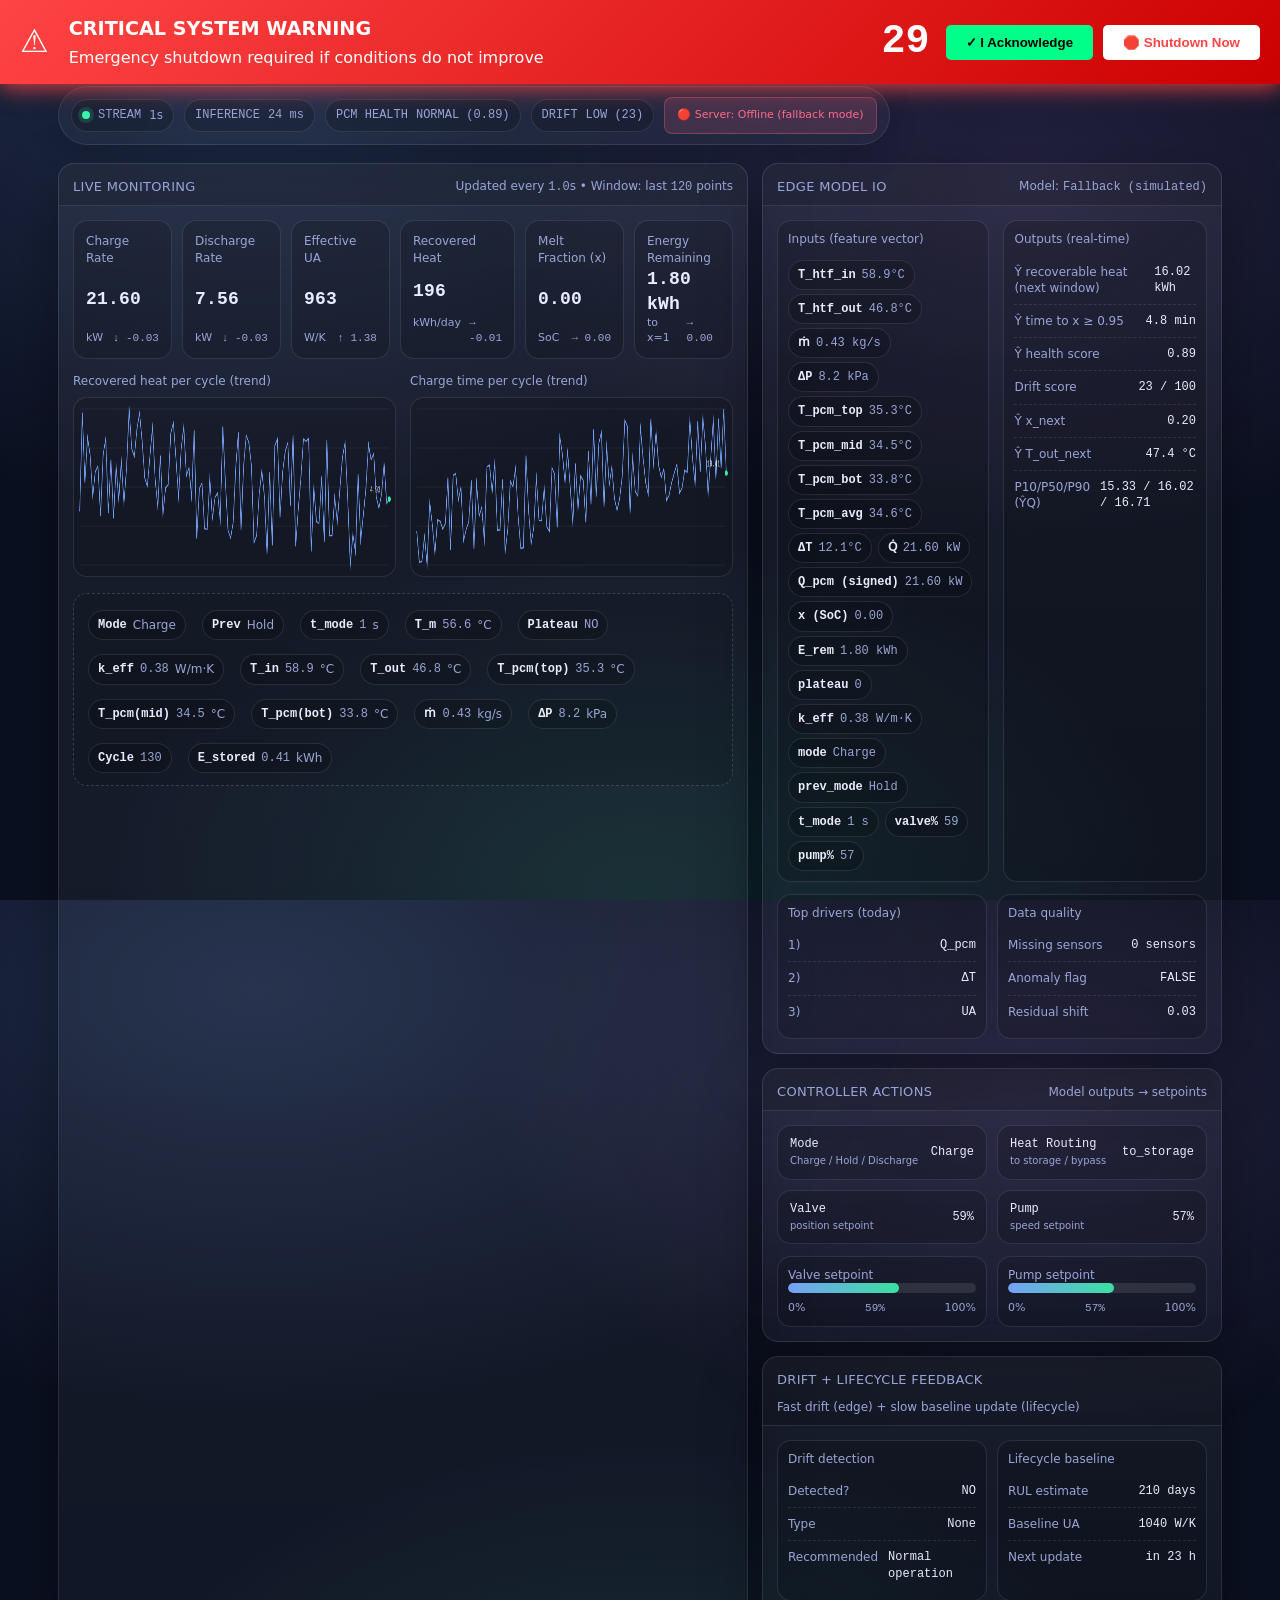
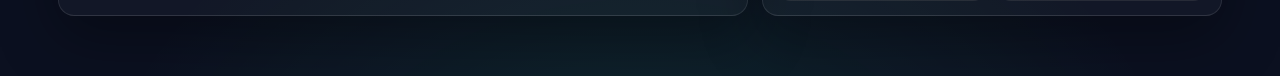
<file: index.html>
<!doctype html>
<html lang="en">
<head>
  <meta charset="utf-8" />
  <meta name="viewport" content="width=device-width,initial-scale=1" />
  <title>PCM Heat Recovery — Monitoring + Edge AI IO (Hexacosane)</title>
  <style>
    :root{
      --bg:#0b1020;
      --panel:#0f1733;
      --text:#e9ecff;
      --muted:#9aa5d6;
      --line:rgba(255,255,255,.10);
      --ok:#3cffb2;
      --warn:#ffd36a;
      --bad:#ff6a8b;
      --shadow:0 20px 60px rgba(0,0,0,.35);
      --radius:16px;
      --mono: ui-monospace, SFMono-Regular, Menlo, Monaco, Consolas, "Liberation Mono","Courier New", monospace;
      --sans: ui-sans-serif, system-ui, -apple-system, Segoe UI, Roboto, "Helvetica Neue", Arial, "Noto Sans", "Apple Color Emoji","Segoe UI Emoji";
    }
    *{box-sizing:border-box}
    html,body{height:100%}
    body{
      margin:0;
      font-family:var(--sans);
      background: radial-gradient(1200px 700px at 20% 10%, rgba(122,167,255,.18), transparent 60%),
                  radial-gradient(900px 600px at 80% 20%, rgba(181,139,255,.14), transparent 60%),
                  radial-gradient(900px 600px at 50% 100%, rgba(60,255,178,.10), transparent 60%),
                  var(--bg);
      color:var(--text);
      line-height:1.35;
    }
    .wrap{max-width:1200px;margin:0 auto;padding:28px 18px 60px}
    .topbar{
      display:flex;align-items:center;justify-content:space-between;gap:14px;flex-wrap:wrap;
      margin-bottom:18px;
    }
    .brand{display:flex;align-items:center;gap:12px}
    .logo{
      width:44px;height:44px;border-radius:14px;
      background: linear-gradient(145deg, rgba(122,167,255,.95), rgba(181,139,255,.85));
      box-shadow: var(--shadow);
      position:relative;overflow:hidden;
    }
    .logo:before{
      content:"";
      position:absolute;inset:-40%;
      background: radial-gradient(circle at 30% 30%, rgba(255,255,255,.55), transparent 45%),
                  radial-gradient(circle at 70% 70%, rgba(60,255,178,.35), transparent 55%);
      transform:rotate(18deg);
    }
    h1{margin:0;font-size:18px;letter-spacing:.2px}
    .subtitle{margin-top:3px;color:var(--muted);font-size:12px}
    .statusRow{
      display:flex;gap:10px;align-items:center;flex-wrap:wrap;
      background: rgba(255,255,255,.04);
      border:1px solid var(--line);
      border-radius:999px;
      padding:10px 12px;
      box-shadow: 0 10px 30px rgba(0,0,0,.15);
    }
    .pill{
      display:flex;align-items:center;gap:8px;
      padding:7px 10px;border-radius:999px;
      border:1px solid var(--line);
      background: rgba(0,0,0,.18);
      font-size:12px;color:var(--muted);
      white-space:nowrap;
    }
    .dot{width:8px;height:8px;border-radius:999px;background:var(--ok);box-shadow:0 0 0 4px rgba(60,255,178,.15)}
    .dot.warn{background:var(--warn);box-shadow:0 0 0 4px rgba(255,211,106,.15)}
    .dot.bad{background:var(--bad);box-shadow:0 0 0 4px rgba(255,106,139,.16)}
    .mono{font-family:var(--mono)}
    .grid{display:grid;grid-template-columns:1.2fr .8fr;gap:14px}
    @media (max-width:980px){.grid{grid-template-columns:1fr}}
    .card{
      border:1px solid var(--line);
      background: linear-gradient(180deg, rgba(255,255,255,.06), rgba(255,255,255,.03));
      border-radius: var(--radius);
      box-shadow: var(--shadow);
      overflow:hidden;
    }
    .cardHead{
      padding:14px 14px 10px;
      display:flex;justify-content:space-between;align-items:flex-end;gap:10px;flex-wrap:wrap;
      border-bottom:1px solid var(--line);
      background: rgba(0,0,0,.14);
    }
    .cardTitle{
      font-size:13px;color:var(--muted);letter-spacing:.3px;text-transform:uppercase;
    }
    .cardBody{padding:14px}
    .kpis{
      display:grid;
      grid-template-columns:repeat(6,1fr);
      gap:10px;
    }
    @media (max-width:1100px){
      .kpis{grid-template-columns:repeat(3,1fr)}
    }
    @media (max-width:560px){
      .kpis{grid-template-columns:repeat(2,1fr)}
    }
    .kpi{
      border:1px solid var(--line);
      background: rgba(0,0,0,.16);
      border-radius:14px;
      padding:12px;
      min-height:78px;
      display:flex;flex-direction:column;justify-content:space-between;
    }
    .kpi .label{font-size:12px;color:var(--muted)}
    .kpi .value{font-size:18px;font-weight:700;letter-spacing:.2px}
    .kpi .meta{font-size:11px;color:var(--muted);display:flex;justify-content:space-between;gap:8px}
    .row2{display:grid;grid-template-columns:1fr 1fr;gap:14px;margin-top:14px}
    @media (max-width:980px){.row2{grid-template-columns:1fr}}
    .rightCol{display:grid;gap:14px}
    .ioGrid{display:grid;grid-template-columns:1fr 1fr;gap:14px}
    @media (max-width:980px){.ioGrid{grid-template-columns:1fr}}
    .tag{
      display:inline-flex;align-items:center;gap:6px;
      padding:6px 9px;border-radius:999px;
      border:1px solid rgba(255,255,255,.10);
      background: rgba(0,0,0,.18);
      color:var(--muted);
      font-size:12px;
      margin:4px 6px 0 0;
      white-space:nowrap;
    }
    .tag b{color:var(--text);font-weight:700}
    .barWrap{
      border:1px solid rgba(255,255,255,.10);
      background: rgba(0,0,0,.16);
      border-radius:14px;
      padding:10px;
    }
    .mini{font-size:12px;color:var(--muted)}
    .kv{
      display:flex;justify-content:space-between;gap:10px;
      padding:8px 0;border-bottom:1px dashed rgba(255,255,255,.10);
      font-size:12px;
    }
    .kv:last-child{border-bottom:none}
    .kv .k{color:var(--muted)}
    .kv .v{font-family:var(--mono)}
    .actions{display:grid;grid-template-columns:repeat(2,1fr);gap:10px}
    .btn{
      display:flex;align-items:center;justify-content:space-between;gap:10px;
      padding:10px 12px;
      border-radius:14px;
      border:1px solid var(--line);
      background: rgba(0,0,0,.18);
      color:var(--text);
      font-size:12px;
      cursor:pointer;
      user-select:none;
      transition: transform .08s ease, border-color .08s ease, background .08s ease;
    }
    .btn:hover{transform: translateY(-1px); border-color: rgba(255,255,255,.16); background: rgba(255,255,255,.04)}
    .btn small{color:var(--muted)}
    .split{display:grid;grid-template-columns:1fr 1fr;gap:10px}
    .bar{
      height:10px;border-radius:999px;
      background: rgba(255,255,255,.10);
      overflow:hidden;
      position:relative;
    }
    .bar > i{
      display:block;height:100%;
      width:50%;
      background: linear-gradient(90deg, rgba(122,167,255,.95), rgba(60,255,178,.85));
      border-radius:999px;
    }
    .barMeta{
      display:flex;justify-content:space-between;gap:8px;
      margin-top:8px;
      font-size:11px;color:var(--muted);
    }
    canvas{
      width:100%;
      height:180px;
      display:block;
      border-radius:14px;
      border:1px solid rgba(255,255,255,.10);
      background: rgba(0,0,0,.14);
    }
    .footerNote{
      margin-top:16px;color:rgba(233,236,255,.75);font-size:12px;
      border:1px dashed rgba(255,255,255,.16);
      background: rgba(0,0,0,.10);
      padding:12px 14px;border-radius:14px;
    }
    .serverStatus {
      padding: 10px 12px;
      border-radius: 8px;
      border: 1px solid var(--line);
      background: rgba(0,0,0,.18);
      font-size: 11px;
      color: var(--muted);
    }
    .serverStatus.offline { background: rgba(255,106,139,.15); border-color: rgba(255,106,139,.3); color: var(--bad); }
    .serverStatus.online { background: rgba(60,255,178,.15); border-color: rgba(60,255,178,.3); color: var(--ok); }
  /* Countdown notification bar at top */
.countdown-notification-bar {
    position: fixed;
    top: 0;
    left: 0;
    right: 0;
    background: linear-gradient(135deg, #ff4444, #cc0000);
    color: white;
    padding: 15px 20px;
    box-shadow: 0 4px 20px rgba(255, 68, 68, 0.8);
    z-index: 2000;
    display: none;
    align-items: center;
    justify-content: space-between;
    animation: slideDown 0.5s ease-out, barPulse 1s ease-in-out 0.5s infinite;
}

.countdown-notification-bar.active { display: flex; }

@keyframes slideDown {
    from { transform: translateY(-100%); opacity: 0; }
    to { transform: translateY(0); opacity: 1; }
}

@keyframes barPulse {
    0%, 100% { box-shadow: 0 4px 20px rgba(255, 68, 68, 0.8); }
    50% { box-shadow: 0 4px 30px rgba(255, 68, 68, 1); }
}

.countdown-bar-content {
    display: flex;
    align-items: center;
    gap: 20px;
    flex: 1;
}

.countdown-bar-icon {
    font-size: 2em;
    animation: iconShake 0.5s ease-in-out infinite;
}

@keyframes iconShake {
    0%, 100% { transform: rotate(0deg); }
    25% { transform: rotate(-10deg); }
    75% { transform: rotate(10deg); }
}

.countdown-bar-text { flex: 1; }

.countdown-bar-text strong {
    display: block;
    font-size: 1.2em;
    margin-bottom: 5px;
}

.countdown-bar-timer {
    font-size: 2.5em;
    font-weight: bold;
    font-family: 'Courier New', monospace;
    min-width: 80px;
    text-align: center;
}

.countdown-bar-actions {
    display: flex;
    gap: 10px;
}

.countdown-bar-actions button {
    padding: 10px 20px;
    border: none;
    border-radius: 5px;
    cursor: pointer;
    font-weight: 600;
    transition: all 0.2s;
}

.btn-bar-acknowledge {
    background: #00ff88;
    color: #000;
}

.btn-bar-acknowledge:hover {
    background: #00cc66;
    transform: scale(1.05);
}

.btn-bar-shutdown {
    background: white;
    color: #ff4444;
}

.btn-bar-shutdown:hover {
    background: #f0f0f0;
    transform: scale(1.05);
}

  </style>
</head>
<body>
    <!-- Countdown Notification Bar -->
  <div class="countdown-notification-bar" id="countdownBar">
    <div class="countdown-bar-content">
        <div class="countdown-bar-icon">⚠️</div>
        <div class="countdown-bar-text">
            <strong>CRITICAL SYSTEM WARNING</strong>
            <span>Emergency shutdown required if conditions do not improve</span>
        </div>
        <div class="countdown-bar-timer" id="countdownBarTimer">30</div>
    </div>
    <div class="countdown-bar-actions">
        <button class="btn-bar-acknowledge" onclick="acknowledgeWarning()">✓ I Acknowledge</button>
        <button class="btn-bar-shutdown" onclick="shutdownFromCountdown()">🛑 Shutdown Now</button>
    </div>
  </div>
  <div class="wrap">

    <div class="topbar">
      <div class="brand">
        <div class="logo" aria-hidden="true"></div>
        <div>
          <h1>PCM Heat Recovery — Monitoring + Edge AI IO (Hexacosane)</h1>
          <div class="subtitle">Sensors → phase-aware state (SoC/melt fraction) → edge outputs → control setpoints → drift feedback</div>
        </div>
      </div>

      <div class="statusRow" role="status" aria-live="polite">
        <div class="pill"><span id="hbDot" class="dot"></span><span class="mono">STREAM</span> <span id="hbText">1s</span></div>
        <div class="pill"><span class="mono">INFERENCE</span> <span id="latency" class="mono">—</span></div>
        <div class="pill"><span class="mono">PCM HEALTH</span> <span id="healthLabel" class="mono">—</span></div>
        <div class="pill"><span class="mono">DRIFT</span> <span id="driftLabel" class="mono">—</span></div>
        <div id="serverStatusPill" class="serverStatus offline">🔴 Server: Offline</div>
      </div>
    </div>

    <div class="grid">

      <!-- LEFT -->
      <div class="card">
        <div class="cardHead">
          <div><div class="cardTitle">Live Monitoring</div></div>
          <div class="mini">Updated every <span class="mono" id="tick">1.0</span>s • Window: last <span class="mono" id="windowN">120</span> points</div>
        </div>

        <div class="cardBody">
          <div class="kpis">
            <div class="kpi">
              <div class="label">Charge Rate</div>
              <div class="value"><span id="chargeRate" class="mono">—</span></div>
              <div class="meta"><span>kW</span><span id="chargeTrend" class="mono">—</span></div>
            </div>
            <div class="kpi">
              <div class="label">Discharge Rate</div>
              <div class="value"><span id="dischargeRate" class="mono">—</span></div>
              <div class="meta"><span>kW</span><span id="dischargeTrend" class="mono">—</span></div>
            </div>
            <div class="kpi">
              <div class="label">Effective UA</div>
              <div class="value"><span id="ua" class="mono">—</span></div>
              <div class="meta"><span>W/K</span><span id="uaTrend" class="mono">—</span></div>
            </div>
            <div class="kpi">
              <div class="label">Recovered Heat</div>
              <div class="value"><span id="recovered" class="mono">—</span></div>
              <div class="meta"><span>kWh/day</span><span id="recTrend" class="mono">—</span></div>
            </div>
            <div class="kpi">
              <div class="label">Melt Fraction (x)</div>
              <div class="value"><span id="meltFrac" class="mono">—</span></div>
              <div class="meta"><span>SoC</span><span id="xTrend" class="mono">—</span></div>
            </div>
            <div class="kpi">
              <div class="label">Energy Remaining</div>
              <div class="value"><span id="Erem" class="mono">—</span></div>
              <div class="meta"><span>to x=1</span><span id="EremTrend" class="mono">—</span></div>
            </div>
          </div>

          <div class="row2">
            <div>
              <div class="mini" style="margin-bottom:8px;">Recovered heat per cycle (trend)</div>
              <canvas id="chartRecovered" width="900" height="260"></canvas>
            </div>
            <div>
              <div class="mini" style="margin-bottom:8px;">Charge time per cycle (trend)</div>
              <canvas id="chartChargeTime" width="900" height="260"></canvas>
            </div>
          </div>

          <div class="footerNote">
            <div style="display:flex;gap:10px;flex-wrap:wrap;align-items:center;">
              <span class="tag"><b class="mono">Mode</b> <span id="mode">Charge</span></span>
              <span class="tag"><b class="mono">Prev</b> <span id="prevMode">—</span></span>
              <span class="tag"><b class="mono">t_mode</b> <span id="timeInMode" class="mono">—</span>s</span>

              <span class="tag"><b class="mono">T_m</b> <span id="Tm" class="mono">56.6</span>°C</span>
              <span class="tag"><b class="mono">Plateau</b> <span id="plateau" class="mono">—</span></span>
              <span class="tag"><b class="mono">k_eff</b> <span id="keff" class="mono">—</span> W/m·K</span>

              <span class="tag"><b class="mono">T_in</b> <span id="Tin" class="mono">—</span>°C</span>
              <span class="tag"><b class="mono">T_out</b> <span id="Tout" class="mono">—</span>°C</span>
              <span class="tag"><b class="mono">T_pcm(top)</b> <span id="TpcmTop" class="mono">—</span>°C</span>
              <span class="tag"><b class="mono">T_pcm(mid)</b> <span id="TpcmMid" class="mono">—</span>°C</span>
              <span class="tag"><b class="mono">T_pcm(bot)</b> <span id="TpcmBot" class="mono">—</span>°C</span>
              <span class="tag"><b class="mono">ṁ</b> <span id="flow" class="mono">—</span> kg/s</span>
              <span class="tag"><b class="mono">ΔP</b> <span id="dp" class="mono">—</span> kPa</span>
              <span class="tag"><b class="mono">Cycle</b> <span id="cycle" class="mono">—</span></span>
              <span class="tag"><b class="mono">E_stored</b> <span id="Estored" class="mono">—</span> kWh</span>
            </div>
          </div>
        </div>
      </div>

      <!-- RIGHT -->
      <div class="rightCol">

        <div class="card">
          <div class="cardHead">
            <div class="cardTitle">Edge Model IO</div>
            <div class="mini">Model: <span class="mono" id="modelName">Loading...</span></div>
          </div>

          <div class="cardBody">
            <div class="ioGrid">
              <div class="barWrap">
                <div class="mini" style="margin-bottom:8px;">Inputs (feature vector)</div>
                <div id="featureTags"></div>
              </div>

              <div class="barWrap">
                <div class="mini" style="margin-bottom:8px;">Outputs (real-time)</div>
                <div class="kv"><span class="k">Ŷ recoverable heat (next window)</span><span id="yQ" class="v">—</span></div>
                <div class="kv"><span class="k">Ŷ time to x ≥ 0.95</span><span id="yTcharge" class="v">—</span></div>
                <div class="kv"><span class="k">Ŷ health score</span><span id="yHealth" class="v">—</span></div>
                <div class="kv"><span class="k">Drift score</span><span id="driftScore" class="v">—</span></div>
                <div class="kv"><span class="k">Ŷ x_next</span><span id="xNext" class="v">—</span></div>
                <div class="kv"><span class="k">Ŷ T_out_next</span><span id="ToutNext" class="v">—</span></div>
                <div class="kv"><span class="k">P10/P50/P90 (ŶQ)</span><span id="qBands" class="v">—</span></div>
              </div>
            </div>

            <div style="margin-top:12px" class="split">
              <div class="barWrap">
                <div class="mini" style="margin-bottom:8px;">Top drivers (today)</div>
                <div class="kv"><span class="k">1)</span><span id="imp1" class="v">—</span></div>
                <div class="kv"><span class="k">2)</span><span id="imp2" class="v">—</span></div>
                <div class="kv"><span class="k">3)</span><span id="imp3" class="v">—</span></div>
              </div>
              <div class="barWrap">
                <div class="mini" style="margin-bottom:8px;">Data quality</div>
                <div class="kv"><span class="k">Missing sensors</span><span id="missing" class="v">—</span></div>
                <div class="kv"><span class="k">Anomaly flag</span><span id="anomaly" class="v">—</span></div>
                <div class="kv"><span class="k">Residual shift</span><span id="resShift" class="v">—</span></div>
              </div>
            </div>
          </div>
        </div>

        <div class="card">
          <div class="cardHead">
            <div class="cardTitle">Controller Actions</div>
            <div class="mini">Model outputs → setpoints</div>
          </div>
          <div class="cardBody">
            <div class="actions">
              <div class="btn" id="btnMode">
                <div><div class="mono">Mode</div><small>Charge / Hold / Discharge</small></div>
                <div class="mono" id="modeBtnVal">Charge</div>
              </div>
              <div class="btn" id="btnRoute">
                <div><div class="mono">Heat Routing</div><small>to storage / bypass</small></div>
                <div class="mono" id="routeVal">to_storage</div>
              </div>
              <div class="btn" id="btnValve">
                <div><div class="mono">Valve</div><small>position setpoint</small></div>
                <div class="mono" id="valveVal">—</div>
              </div>
              <div class="btn" id="btnPump">
                <div><div class="mono">Pump</div><small>speed setpoint</small></div>
                <div class="mono" id="pumpVal">—</div>
              </div>
            </div>

            <div style="margin-top:12px" class="split">
              <div class="barWrap">
                <div class="mini">Valve setpoint</div>
                <div class="bar" aria-label="Valve setpoint"><i id="valveBar"></i></div>
                <div class="barMeta"><span>0%</span><span class="mono" id="valvePct">—</span><span>100%</span></div>
              </div>
              <div class="barWrap">
                <div class="mini">Pump setpoint</div>
                <div class="bar" aria-label="Pump setpoint"><i id="pumpBar"></i></div>
                <div class="barMeta"><span>0%</span><span class="mono" id="pumpPct">—</span><span>100%</span></div>
              </div>
            </div>
          </div>
        </div>

        <div class="card">
          <div class="cardHead">
            <div class="cardTitle">Drift + Lifecycle Feedback</div>
            <div class="mini">Fast drift (edge) + slow baseline update (lifecycle)</div>
          </div>
          <div class="cardBody">
            <div class="split">
              <div class="barWrap">
                <div class="mini" style="margin-bottom:8px;">Drift detection</div>
                <div class="kv"><span class="k">Detected?</span><span id="driftYesNo" class="v">—</span></div>
                <div class="kv"><span class="k">Type</span><span id="driftType" class="v">—</span></div>
                <div class="kv"><span class="k">Recommended</span><span id="driftRec" class="v">—</span></div>
              </div>
              <div class="barWrap">
                <div class="mini" style="margin-bottom:8px;">Lifecycle baseline</div>
                <div class="kv"><span class="k">RUL estimate</span><span id="rul" class="v">—</span></div>
                <div class="kv"><span class="k">Baseline UA</span><span id="uaBase" class="v">—</span></div>
                <div class="kv"><span class="k">Next update</span><span id="nextUpdate" class="v">—</span></div>
              </div>
            </div>
          </div>
        </div>

      </div>

    </div>
  </div>

  <script>
    const $ = (id) => document.getElementById(id);
    const clamp = (x,a,b)=>Math.max(a,Math.min(b,x));
    const fmt = (x, d=2) => (Number.isFinite(x) ? x.toFixed(d) : "—");
    const pick = (arr)=>arr[Math.floor(Math.random()*arr.length)];

    // =========================================================================
    // ML SERVER CONFIGURATION
    // =========================================================================
  const ML_SERVER = {
  url: "https://heathackers.onrender.com",
  endpoint: "/predict",
  timeout: 5000,
  online: false,
  modelName: "RandomForest"
};


    let FEATURE_ORDER = null;

    async function loadFeatureOrder(){
    const r = await fetch(`${ML_SERVER.url}/config`);
    if(!r.ok) throw new Error(`Config HTTP ${r.status}`);
    const cfg = await r.json();
    FEATURE_ORDER = cfg.feature_names ?? cfg.feature_order; 
    // optional: store model name
    if(cfg.model_type) ML_SERVER.modelName = cfg.model_type;
    return FEATURE_ORDER;
  }


    // =========================================================================
    // HEXACOSANE CONSTANTS & STATE
    // =========================================================================
    const PCM = {
      Tm_C: 56.6,
      L_kJkg: 166.6,
      Cp_s_kJkgK: 1.80,
      Cp_l_kJkgK: 2.37,
      rho_kgm3: 779,
      k_s: 0.38,
      k_l: 0.26,
      Tref_C: 25.0
    };

    const PCM_VOLUME_M3 = 0.05;
    const PCM_MASS_KG = PCM_VOLUME_M3 * PCM.rho_kgm3;

    let E_stored_kJ = 0;
    let lastPrediction = null;

    const N = 120;
    const bufRecovered = [];
    const bufChargeTime = [];
    const bufX = [];
    const bufErem = [];
    const WINDOW_SEC = 60;

    const state = {
      t: 0,
      dt: 1.0,
      cycle: 128,
      mode: "Charge",
      prevMode: "Charge",
      timeInMode: 0,
      route: "to_storage",

      // raw sensors
      Tin: 52,
      Tout: 44,
      flow: 0.42,
      dp: 7.2,

      TpcmTop: 47,
      TpcmMid: 47,
      TpcmBot: 47,

      // monitoring
      chargeRate: 18,
      dischargeRate: 14,
      UA: 980,
      recoveredDay: 142,
      chargeTime: 21.5,
      recPerCycle: 4.2,

      // lifecycle
      UA_base: 1040,
      RUL_days: 210,

      // control
      valve: 62,
      pump: 58
    };

    let degradation = 0.0;

    // =========================================================================
    // PROCESS SIMULATION
    // =========================================================================
    function stepProcess(){
      state.t += state.dt;
      state.timeInMode += state.dt;

      if(state.t % 60 === 0){
        state.prevMode = state.mode;
        state.mode = pick(["Charge","Charge","Charge","Hold","Discharge"]);
        state.route = (state.mode==="Hold") ? "bypass" : "to_storage";
        state.timeInMode = 0;
        state.cycle += 1;
      }

      degradation += 0.0008 + (Math.random()<0.02 ? 0.01 : 0);
      degradation = clamp(degradation, 0, 0.85);

      const ambient = 28 + 1.2*Math.sin(state.t/90);
      const load = 0.6 + 0.25*Math.sin(state.t/40) + 0.08*(Math.random()-0.5);

      state.flow = clamp(0.35 + 0.15*load + 0.03*(Math.random()-0.5), 0.2, 0.75);
      state.dp = clamp(6.5 + 9.0*degradation + 2.0*(Math.random()-0.5), 4, 22);

      const UA_true = clamp(state.UA_base*(1 - 0.55*degradation) + 30*(Math.random()-0.5), 320, 1200);
      state.UA = UA_true;

      const heatIn = 55 + 7*load;
      const effectiveness = clamp((UA_true/1200) * (0.55 + 0.35*(state.flow/0.7)), 0.15, 0.92);

      state.Tin  = clamp(heatIn + 0.7*(Math.random()-0.5), 35, 72);
      state.Tout = clamp(state.Tin - (6 + 10*effectiveness) + 0.8*(Math.random()-0.5), 20, state.Tin-0.3);

      const targetTop = (state.mode==="Charge") ? (state.Tin - 1.2) :
                        (state.mode==="Discharge") ? (state.Tout + 2.0) :
                        ambient;

      const targetBot = (state.mode==="Charge") ? (state.Tin - 3.2) :
                        (state.mode==="Discharge") ? (state.Tout + 3.0) :
                        ambient;

      const targetMid = 0.5*(targetTop + targetBot);
      const strat = 0.10 + 0.06*(Math.random());

      state.TpcmTop = clamp(state.TpcmTop + strat*(targetTop - state.TpcmTop) + 0.10*(Math.random()-0.5), ambient, 65);
      state.TpcmMid = clamp(state.TpcmMid + (strat*0.9)*(targetMid - state.TpcmMid) + 0.10*(Math.random()-0.5), ambient, 65);
      state.TpcmBot = clamp(state.TpcmBot + (strat*0.8)*(targetBot - state.TpcmBot) + 0.10*(Math.random()-0.5), ambient, 65);

      const dT = state.Tin - state.Tout;
      const Qdot = state.flow * 4.18 * dT;
      const modeSign = (state.mode==="Charge") ? +1 : (state.mode==="Discharge") ? -1 : 0;
      const Qpcm_kW = modeSign * Qdot * (state.route==="to_storage" ? 1 : 0.15);
      const Qloss_kW = 0.00008 * E_stored_kJ;

      E_stored_kJ += (Qpcm_kW - Qloss_kW) * state.dt;
      E_stored_kJ = Math.max(0, E_stored_kJ);

      const Esens_s_kJ = PCM_MASS_KG * PCM.Cp_s_kJkgK * (PCM.Tm_C - PCM.Tref_C);
      const Efull_kJ = Esens_s_kJ + PCM_MASS_KG * PCM.L_kJkg;
      E_stored_kJ = clamp(E_stored_kJ, 0, Efull_kJ);

      const chargeBias = (state.mode==="Charge") ? 1 : (state.mode==="Discharge") ? 0.65 : 0.15;
      state.chargeRate = clamp(Qdot * chargeBias, 0, 40);
      state.dischargeRate = clamp(Qdot * (state.mode==="Discharge" ? 1 : 0.35), 0, 40);

      state.chargeTime = clamp(18 + 18*degradation + 2.5*(Math.random()-0.5), 12, 60);
      state.recPerCycle = clamp(5.1*(1 - 0.35*degradation) + 0.6*(Math.random()-0.5), 1.0, 6.0);
      state.recoveredDay = clamp(120 + 70*(1 - 0.25*degradation) + 8*Math.sin(state.t/75), 60, 220);

      bufRecovered.push(state.recPerCycle);
      bufChargeTime.push(state.chargeTime);
      if(bufRecovered.length > N) bufRecovered.shift();
      if(bufChargeTime.length > N) bufChargeTime.shift();

      let x = (E_stored_kJ - Esens_s_kJ) / (PCM_MASS_KG * PCM.L_kJkg);
      x = clamp(x, 0, 1);

      const Erem_kJ = PCM_MASS_KG * PCM.L_kJkg * (1 - x);
      const Erem_kWh = Erem_kJ / 3600;

      bufX.push(x);
      bufErem.push(Erem_kWh);
      if(bufX.length > N) bufX.shift();
      if(bufErem.length > N) bufErem.shift();
    }

    // =========================================================================
    // BUILD FEATURE VECTOR (NAMED)
    // =========================================================================
    function buildFeatureVector(){
      const TpcmAvg = (state.TpcmTop + state.TpcmMid + state.TpcmBot) / 3;
      const dT = state.Tin - state.Tout;
      const Qdot = state.flow * 4.18 * dT;
      const modeSign = (state.mode==="Charge") ? +1 : (state.mode==="Discharge") ? -1 : 0;
      const Qpcm_kW = modeSign * Qdot * (state.route==="to_storage" ? 1 : 0.15);

      const Esens_s_kJ = PCM_MASS_KG * PCM.Cp_s_kJkgK * (PCM.Tm_C - PCM.Tref_C);
      let x = (E_stored_kJ - Esens_s_kJ) / (PCM_MASS_KG * PCM.L_kJkg);
      x = clamp(x, 0, 1);

      const Erem_kJ = PCM_MASS_KG * PCM.L_kJkg * (1 - x);
      const Erem_kWh = Erem_kJ / 3600;

      const plateauFlag = Math.abs(TpcmAvg - PCM.Tm_C) < 0.6 ? 1.0 : 0.0;
      const keff = x*PCM.k_l + (1-x)*PCM.k_s;

      // NOTE: Qdot_lag* here are still mocky because original sim doesn't store Qdot history.
      // If you want them physically correct, add a bufQdot[] and use it.
      const features = {
        Tin: state.Tin,
        Tout: state.Tout,
        mdot: state.flow,
        dp: state.dp,
        Tpcm_top: state.TpcmTop,
        Tpcm_mid: state.TpcmMid,
        Tpcm_bot: state.TpcmBot,
        Tpcm_avg: TpcmAvg,
        dT: dT,
        Qdot: Qdot,
        Qpcm_signed: Qpcm_kW,
        melt_fraction_x: x,
        Erem_kWh: Erem_kWh,
        plateauFlag: plateauFlag,
        keff: keff,
        mode_charge: (state.mode === "Charge") ? 1.0 : 0.0,
        mode_discharge: (state.mode === "Discharge") ? 1.0 : 0.0,
        mode_hold: (state.mode === "Hold") ? 1.0 : 0.0,
        prevMode_charge: (state.prevMode === "Charge") ? 1.0 : 0.0,
        prevMode_discharge: (state.prevMode === "Discharge") ? 1.0 : 0.0,
        prevMode_hold: (state.prevMode === "Hold") ? 1.0 : 0.0,
        timeInMode: state.timeInMode,
        valvePct: state.valve,
        pumpPct: state.pump,
        bypassFrac: (state.route === "bypass") ? 0.9 : 0.1,
        Qdot_lag1: bufRecovered.length >= 1 ? bufRecovered[bufRecovered.length-1]*0.5 : 0,
        Qdot_lag2: bufRecovered.length >= 2 ? bufRecovered[bufRecovered.length-2]*0.5 : 0,
        Qdot_lag3: bufRecovered.length >= 3 ? bufRecovered[bufRecovered.length-3]*0.5 : 0,
        melt_fraction_x_lag1: bufX.length >= 1 ? bufX[bufX.length-1] : 0,
        melt_fraction_x_lag2: bufX.length >= 2 ? bufX[bufX.length-2] : 0,
        melt_fraction_x_lag3: bufX.length >= 3 ? bufX[bufX.length-3] : 0,
        Tin_lag1: state.Tin + (Math.random()-0.5)*0.5,
        Tin_lag2: state.Tin + (Math.random()-0.5)*1.0,
        Tin_lag3: state.Tin + (Math.random()-0.5)*1.5,
        TpcmAvg_lag1: TpcmAvg + (Math.random()-0.5)*0.3,
        TpcmAvg_lag2: TpcmAvg + (Math.random()-0.5)*0.6,
        TpcmAvg_lag3: TpcmAvg + (Math.random()-0.5)*0.9,
      };

      return features;
    }

    // =========================================================================
    // SERVER CALLS
    // =========================================================================
    async function callMLServer(){
      if(!ML_SERVER.online) return null;

      try {
        if(!FEATURE_ORDER) await loadFeatureOrder();

        const named = buildFeatureVector();

        const response = await Promise.race([
          fetch(`${ML_SERVER.url}${ML_SERVER.endpoint}`, {
            method: 'POST',
            headers: { 'Content-Type': 'application/json' },
            body: JSON.stringify(named) // ✅ send named features, matches PredictRequest
          }),
          new Promise((_, reject) => setTimeout(() => reject(new Error('Timeout')), ML_SERVER.timeout))
        ]);

        if(!response.ok) throw new Error(`HTTP ${response.status}`);
        return await response.json();

      } catch(err) {
        console.warn('ML Server error:', err.message);
        return null;
      }
    }


    async function checkServerHealth(){
      try {
        const response = await Promise.race([
          fetch(`${ML_SERVER.url}/health`),
          new Promise((_, reject) => setTimeout(() => reject(new Error('Timeout')), 2000))
        ]);

        if(response.ok) {
          const data = await response.json();
          ML_SERVER.online = true;
          ML_SERVER.modelName = data.model_type ?? data.model ?? "unknown";
          updateServerStatus(true);
          return true;
        }
      } catch(err) {
        ML_SERVER.online = false;
        updateServerStatus(false);
      }
      return false;
    }

    function updateServerStatus(online){
      const pill = $("serverStatusPill");
      const modelEl = $("modelName");

      if(online) {
        pill.className = "serverStatus online";
        pill.textContent = `🟢 Server: Online (${ML_SERVER.modelName})`;
        modelEl.textContent = ML_SERVER.modelName;
      } else {
        pill.className = "serverStatus offline";
        pill.textContent = "🔴 Server: Offline (fallback mode)";
        modelEl.textContent = "Fallback (simulated)";
      }
    }

    // =========================================================================
    // EDGE MODEL FALLBACK (LOCAL)
    // =========================================================================
    function edgeModelInferLocal(){
      const dT = state.Tin - state.Tout;
      const Qdot = state.flow * 4.18 * dT;
      const modeSign = (state.mode==="Charge") ? +1 : (state.mode==="Discharge") ? -1 : 0;
      const Qpcm_kW = modeSign * Qdot * (state.route==="to_storage" ? 1 : 0.15);

      const Esens_s_kJ = PCM_MASS_KG * PCM.Cp_s_kJkgK * (PCM.Tm_C - PCM.Tref_C);
      let x = (E_stored_kJ - Esens_s_kJ) / (PCM_MASS_KG * PCM.L_kJkg);
      x = clamp(x, 0, 1);

      const Erem_kJ = PCM_MASS_KG * PCM.L_kJkg * (1 - x);
      const Erem_kWh = Erem_kJ / 3600;

      const TpcmAvg = (state.TpcmTop + state.TpcmMid + state.TpcmBot) / 3;
      const plateauFlag = Math.abs(TpcmAvg - PCM.Tm_C) < 0.6;
      const keff = x*PCM.k_l + (1-x)*PCM.k_s;

      const w = Math.min(60, bufChargeTime.length);
      const avgChargeTime = bufChargeTime.slice(-w).reduce((a,b)=>a+b,0) / Math.max(1,w);
      const avgRec = bufRecovered.slice(-w).reduce((a,b)=>a+b,0) / Math.max(1,w);

      const yQ = clamp(0.50*Math.max(Qpcm_kW,0) + 0.75*avgRec + 0.02*(state.UA/10) - 3.8*degradation, 0, 30);

      const target = 0.95;
      const xGap = Math.max(0, target - x);
      const chargePower_kW = Math.max(Qpcm_kW, 0.05);
      const kWhNeeded = (PCM_MASS_KG * PCM.L_kJkg * xGap) / 3600;
      const yTcharge_min = clamp((kWhNeeded / chargePower_kW) * 60, 0, 240);

      const yHealth = clamp(1.02 - 0.9*degradation - (state.dp-6)/80, 0.05, 0.99);

      const sigma = clamp((1 - yHealth) * 3.0 + (plateauFlag ? 0.8 : 0.2), 0.4, 4.0);
      const p10 = clamp(yQ - 1.28*sigma, 0, 30);
      const p50 = yQ;
      const p90 = clamp(yQ + 1.28*sigma, 0, 30);

      const residualShift = clamp((avgChargeTime - 22)/25 + (state.UA_base - state.UA)/600, -0.4, 1.4);
      const driftScore = clamp(100*(0.15 + 0.65*degradation + 0.20*clamp(residualShift,0,1)), 0, 100);

      const driftDetected = driftScore > 55;
      let driftType = "None";
      if(driftDetected) driftType = (state.dp > 14) ? "Fouling-like" : "Degradation-like";

      let rec = "Normal operation";
      if(driftScore > 55 && driftScore <= 75) rec = "Self-adjust: soften charge rate";
      if(driftScore > 75) rec = "Inspect + clean / service soon";

      const dxdt = Qpcm_kW / (PCM_MASS_KG * PCM.L_kJkg);
      const x_next = clamp(x + dxdt * WINDOW_SEC, 0, 1);
      const Tout_next = clamp(state.Tout + 0.35*(state.Tin - state.Tout)*(state.route==="to_storage" ? 0.15 : 0.05) + (Math.random()-0.5)*0.3, 10, 80);

      const missing = Math.random() < 0.03 ? 1 : 0;
      const anomaly = (state.dp > 18 && Math.random()<0.25) || (Math.random()<0.02);

      let valve = clamp(55 + 18*(yQ/30) - 25*(driftScore/100), 10, 95);
      let pump  = clamp(50 + 20*(yQ/30) - 18*(driftScore/100), 10, 95);

      let mode = state.mode;
      if(driftScore > 70 && state.mode==="Charge") mode = "Hold";
      if(yQ < 4 && state.mode==="Charge") mode = "Hold";
      if(state.mode==="Discharge" && yHealth < 0.25) mode = "Hold";
      if(x > 0.98 && state.mode==="Charge") mode = "Hold";
      if(x < 0.05 && state.mode==="Discharge") mode = "Hold";

      const route = (mode==="Hold" || yQ < 3.5) ? "bypass" : "to_storage";
      const latencyMs = clamp(6 + 22*Math.random() + 40*(1-yHealth), 6, 85);

      return {
        yQ, yTcharge_min, yHealth, driftScore, driftDetected, driftType, rec,
        x_next, Tout_next, p10, p50, p90,
        residualShift, missing, anomaly,
        valve, pump, mode, route, latencyMs,
        model_type: "fallback"
      };
    }

    // =========================================================================
    // CRITICAL FIX: MERGE SERVER OUTPUTS INTO LOCAL (SO UI NEVER BREAKS)
    // =========================================================================
    function mergeServerIntoLocal(serverPred){
      const local = edgeModelInferLocal();
      const qb = serverPred.qBands || {};

      return {
        ...local,

        // Only override these if server has them
        yQ: (serverPred.yQ ?? local.yQ),
        yTcharge_min: (serverPred.yTcharge_min ?? local.yTcharge_min),
        x_next: (serverPred.x_next ?? local.x_next),
        Tout_next: (serverPred.Tout_next ?? local.Tout_next),

        latencyMs: (serverPred.latency_ms ?? local.latencyMs),
        model_type: (serverPred.model_type ?? local.model_type),

        p10: (qb.p10 ?? local.p10),
        p50: (qb.p50 ?? local.p50),
        p90: (qb.p90 ?? local.p90)
      };
    }


    // =========================================================================
    // RENDER FUNCTIONS
    // =========================================================================
    function setHealthStatus(yHealth){
      const el = $("healthLabel");
      const hb = $("hbDot");
      let label = "NORMAL", cls = "dot";
      if(yHealth < 0.55){ label = "WATCH"; cls = "dot warn"; }
      if(yHealth < 0.30){ label = "RISK"; cls = "dot bad"; }
      el.textContent = label + " (" + fmt(yHealth,2) + ")";
      hb.className = cls;
    }

    function setDriftStatus(driftScore){
      const el = $("driftLabel");
      let label = "LOW";
      if(driftScore > 55) label = "DETECTED";
      if(driftScore > 75) label = "HIGH";
      el.textContent = label + " (" + fmt(driftScore,0) + ")";
    }

    function pctBar(elBar, elPct, x){
      const p = clamp(x,0,100);
      elBar.style.width = p + "%";
      elPct.textContent = fmt(p,0) + "%";
    }

    function trendSymbol(series){
      if(series.length < 6) return "—";
      const a = series[series.length-1];
      const b = series[series.length-6];
      const d = a - b;
      const s = d > 0.02 ? "↑" : d < -0.02 ? "↓" : "→";
      return s + " " + fmt(d,2);
    }

    function drawLineChart(canvas, data){
      const ctx = canvas.getContext("2d");
      const w = canvas.width, h = canvas.height;
      ctx.clearRect(0,0,w,h);

      const pad = 16;
      const x0 = pad, y0 = pad, x1 = w-pad, y1 = h-pad;

      let min = Infinity, max = -Infinity;
      for(const v of data){ if(v < min) min = v; if(v > max) max = v; }
      if(!Number.isFinite(min) || !Number.isFinite(max)){ min = 0; max = 1; }
      if(max - min < 1e-6){ max = min + 1; }
      const span = max - min;

      ctx.strokeStyle = "rgba(255,255,255,0.08)";
      ctx.lineWidth = 1;
      for(let i=0;i<=4;i++){
        const y = y0 + (y1-y0)*(i/4);
        ctx.beginPath(); ctx.moveTo(x0,y); ctx.lineTo(x1,y); ctx.stroke();
      }

      ctx.strokeStyle = "rgba(122,167,255,0.95)";
      ctx.lineWidth = 2;
      ctx.beginPath();
      data.forEach((v,i)=>{
        const x = x0 + (x1-x0)*(i/Math.max(1,data.length-1));
        const y = y1 - (y1-y0)*((v-min)/span);
        if(i===0) ctx.moveTo(x,y); else ctx.lineTo(x,y);
      });
      ctx.stroke();

      const last = data[data.length-1];
      const lx = x1;
      const ly = y1 - (y1-y0)*((last-min)/span);
      ctx.fillStyle = "rgba(60,255,178,0.95)";
      ctx.beginPath(); ctx.arc(lx,ly,4,0,Math.PI*2); ctx.fill();

      ctx.fillStyle = "rgba(233,236,255,0.85)";
      ctx.font = "12px ui-monospace, Menlo, Monaco, Consolas, 'Liberation Mono', 'Courier New', monospace";
      ctx.fillText(fmt(last,2), lx-54, ly-10);
    }
    let countdownInterval = null;
    async function performSafetyCheck() {
    try {
        const features = getCurrentFeatures();
        const response = await fetch(`${API_BASE}/safety_check`, {
            method: 'POST',
            headers: { 'Content-Type': 'application/json' },
            body: JSON.stringify({ features })
        });
        
        const data = await response.json();
        updateSafetyUI(data);
        handleCountdown(data);  // ← ADD THIS LINE
    } catch (error) {
        console.error('Safety check failed:', error);
    }
}

function handleCountdown(data) {
    const bar = document.getElementById('countdownBar');
    const timer = document.getElementById('countdownBarTimer');
    
    if (data.critical_countdown_active && data.critical_countdown_remaining !== null) {
        bar.classList.add('active');
        timer.textContent = data.critical_countdown_remaining;
        
        if (countdownInterval) clearInterval(countdownInterval);
        
        countdownInterval = setInterval(() => {
            performSafetyCheck();
        }, 1000);
        
        if (data.critical_countdown_remaining === 0) {
            clearInterval(countdownInterval);
            initiateEmergencyShutdown();
        }
    } else {
        bar.classList.remove('active');
        if (countdownInterval) {
            clearInterval(countdownInterval);
            countdownInterval = null;
        }
    }
}

async function acknowledgeWarning() {
    try {
        await fetch(`${API_BASE}/acknowledge_critical`, {
            method: 'POST',
            headers: { 'Content-Type': 'application/json' },
            body: JSON.stringify({ acknowledged: true })
        });
        document.getElementById('countdownBar').classList.remove('active');
        if (countdownInterval) {
            clearInterval(countdownInterval);
            countdownInterval = null;
        }
    } catch (error) {
        console.error('Failed to acknowledge:', error);
    }
}

  function shutdownFromCountdown() {
      document.getElementById('countdownBar').classList.remove('active');
      if (countdownInterval) {
          clearInterval(countdownInterval);
          countdownInterval = null;
      }
      initiateEmergencyShutdown();
  }


    function renderFeatureTags(f){
      const entries = [
        ["T_htf_in", fmt(f.Tin,1) + "°C"],
        ["T_htf_out", fmt(f.Tout,1) + "°C"],
        ["ṁ", fmt(f.flow,2) + " kg/s"],
        ["ΔP", fmt(f.dp,1) + " kPa"],
        ["T_pcm_top", fmt(f.TpcmTop,1) + "°C"],
        ["T_pcm_mid", fmt(f.TpcmMid,1) + "°C"],
        ["T_pcm_bot", fmt(f.TpcmBot,1) + "°C"],
        ["T_pcm_avg", fmt(f.TpcmAvg,1) + "°C"],
        ["ΔT", fmt(f.dT,1) + "°C"],
        ["Q̇", fmt(f.Qdot,2) + " kW"],
        ["Q_pcm (signed)", fmt(f.Qpcm_kW,2) + " kW"],
        ["x (SoC)", fmt(f.x,2)],
        ["E_rem", fmt(f.Erem_kWh,2) + " kWh"],
        ["plateau", f.plateauFlag ? "1" : "0"],
        ["k_eff", fmt(f.keff,2) + " W/m·K"],
        ["mode", f.mode],
        ["prev_mode", f.prevMode],
        ["t_mode", fmt(f.timeInMode,0) + " s"],
        ["valve%", fmt(f.valve,0)],
        ["pump%", fmt(f.pump,0)]
      ];

      const box = $("featureTags");
      box.innerHTML = "";
      for(const [k,v] of entries){
        const tag = document.createElement("span");
        tag.className = "tag";
        tag.innerHTML = `<b class="mono">${k}</b> <span class="mono">${v}</span>`;
        box.appendChild(tag);
      }
    }

    function renderDrivers(f){
      const candidates = [
        ["x (SoC)", Math.abs(f.x-0.5)*10],
        ["Q_pcm", Math.abs(f.Qpcm_kW)],
        ["ΔT", Math.abs(f.dT)],
        ["UA", state.UA/80],
        ["ΔP", f.dp/2],
        ["plateau", f.plateauFlag ? 2 : 0],
        ["t_mode", f.timeInMode/30]
      ].sort((a,b)=>b[1]-a[1]).slice(0,3).map(x=>x[0]);

      $("imp1").textContent = candidates[0] || "—";
      $("imp2").textContent = candidates[1] || "—";
      $("imp3").textContent = candidates[2] || "—";
    }

    function renderAll(){
      $("tick").textContent = fmt(state.dt,1);
      $("windowN").textContent = String(N);
      $("hbText").textContent = state.dt.toFixed(0) + "s";

      $("Tin").textContent = fmt(state.Tin,1);
      $("Tout").textContent = fmt(state.Tout,1);
      $("TpcmTop").textContent = fmt(state.TpcmTop,1);
      $("TpcmMid").textContent = fmt(state.TpcmMid,1);
      $("TpcmBot").textContent = fmt(state.TpcmBot,1);
      $("flow").textContent = fmt(state.flow,2);
      $("dp").textContent = fmt(state.dp,1);
      $("cycle").textContent = String(state.cycle);

      $("mode").textContent = state.mode;
      $("prevMode").textContent = state.prevMode;
      $("timeInMode").textContent = fmt(state.timeInMode,0);

      $("chargeRate").textContent = fmt(state.chargeRate,2);
      $("dischargeRate").textContent = fmt(state.dischargeRate,2);
      $("ua").textContent = fmt(state.UA,0);
      $("recovered").textContent = fmt(state.recoveredDay,0);

      drawLineChart($("chartRecovered"), bufRecovered);
      drawLineChart($("chartChargeTime"), bufChargeTime);

      // Prediction (server + local merged, or local only)
      const prediction =
        (lastPrediction && lastPrediction.model_type && lastPrediction.model_type !== "fallback")
          ? mergeServerIntoLocal(lastPrediction)
          : edgeModelInferLocal();

      const TpcmAvg = (state.TpcmTop + state.TpcmMid + state.TpcmBot) / 3;
      const dT = state.Tin - state.Tout;
      const Qdot = state.flow * 4.18 * dT;
      const modeSign = (state.mode==="Charge") ? +1 : (state.mode==="Discharge") ? -1 : 0;
      const Qpcm_kW = modeSign * Qdot * (state.route==="to_storage" ? 1 : 0.15);
      const Esens_s_kJ = PCM_MASS_KG * PCM.Cp_s_kJkgK * (PCM.Tm_C - PCM.Tref_C);
      let x = (E_stored_kJ - Esens_s_kJ) / (PCM_MASS_KG * PCM.L_kJkg);
      x = clamp(x, 0, 1);
      const Erem_kJ = PCM_MASS_KG * PCM.L_kJkg * (1 - x);
      const Erem_kWh = Erem_kJ / 3600;
      const plateauFlag = Math.abs(TpcmAvg - PCM.Tm_C) < 0.6;
      const keff = x*PCM.k_l + (1-x)*PCM.k_s;

      const f = {
        Tin: state.Tin,
        Tout: state.Tout,
        flow: state.flow,
        dp: state.dp,
        TpcmTop: state.TpcmTop,
        TpcmMid: state.TpcmMid,
        TpcmBot: state.TpcmBot,
        TpcmAvg,
        dT,
        Qdot,
        Qpcm_kW,
        x,
        Erem_kWh,
        plateauFlag,
        keff,
        mode: state.mode,
        prevMode: state.prevMode,
        timeInMode: state.timeInMode,
        valve: state.valve,
        pump: state.pump
      };

      $("latency").textContent = fmt(prediction.latencyMs,0) + " ms";

      setHealthStatus(prediction.yHealth);
      setDriftStatus(prediction.driftScore);

      $("plateau").textContent = f.plateauFlag ? "YES" : "NO";
      $("keff").textContent = fmt(f.keff,2);
      $("meltFrac").textContent = fmt(f.x,2);
      $("Erem").textContent = fmt(Erem_kWh,2) + " kWh";
      $("Estored").textContent = fmt(E_stored_kJ/3600,2);

      $("chargeTrend").textContent = trendSymbol(bufRecovered.map(x=>x*3.3));
      $("dischargeTrend").textContent = trendSymbol(bufRecovered.map(x=>x*2.7));
      $("uaTrend").textContent = trendSymbol(bufChargeTime.map(x=>-x));
      $("recTrend").textContent = trendSymbol(bufRecovered);
      $("xTrend").textContent = trendSymbol(bufX);
      $("EremTrend").textContent = trendSymbol(bufErem.map(x=>-x));

      $("yQ").textContent = fmt(prediction.yQ,2) + " kWh";
      $("yTcharge").textContent = fmt(prediction.yTcharge_min,1) + " min";
      $("yHealth").textContent = fmt(prediction.yHealth,2);
      $("driftScore").textContent = fmt(prediction.driftScore,0) + " / 100";
      $("xNext").textContent = fmt(prediction.x_next,2);
      $("ToutNext").textContent = fmt(prediction.Tout_next,1) + " °C";
      $("qBands").textContent = fmt(prediction.p10,2) + " / " + fmt(prediction.p50,2) + " / " + fmt(prediction.p90,2);

      $("driftYesNo").textContent = prediction.driftDetected ? "YES" : "NO";
      $("driftType").textContent = prediction.driftType;
      $("driftRec").textContent = prediction.rec;

      $("rul").textContent = fmt(state.RUL_days,0) + " days";
      $("uaBase").textContent = fmt(state.UA_base,0) + " W/K";
      $("nextUpdate").textContent = "in " + fmt(24 - (state.t%24),0) + " h";

      $("missing").textContent = prediction.missing ? "1 sensor" : "0 sensors";
      $("anomaly").textContent = prediction.anomaly ? "TRUE" : "FALSE";
      $("resShift").textContent = fmt(prediction.residualShift,2);

      renderFeatureTags(f);
      renderDrivers(f);

      state.valve = prediction.valve;
      state.pump = prediction.pump;

      if(prediction.mode !== state.mode){
        state.prevMode = state.mode;
        state.mode = prediction.mode;
        state.timeInMode = 0;
      }
      state.route = prediction.route;

      $("modeBtnVal").textContent = state.mode;
      $("routeVal").textContent = state.route;
      $("valveVal").textContent = fmt(state.valve,0) + "%";
      $("pumpVal").textContent = fmt(state.pump,0) + "%";

      pctBar($("valveBar"), $("valvePct"), state.valve);
      pctBar($("pumpBar"), $("pumpPct"), state.pump);
    }

    // =========================================================================
    // MAIN LOOP
    // =========================================================================
    async function mainLoop(){
      stepProcess();

      const mlPrediction = await callMLServer();
      if(mlPrediction) lastPrediction = mlPrediction;

      renderAll();
    }

    // Manual controls
    $("btnMode").addEventListener("click", ()=>{
      const order = ["Charge","Hold","Discharge"];
      const i = order.indexOf(state.mode);
      state.prevMode = state.mode;
      state.mode = order[(i+1)%order.length];
      state.timeInMode = 0;
      $("modeBtnVal").textContent = state.mode;
      $("mode").textContent = state.mode;
      $("prevMode").textContent = state.prevMode;
    });
    $("btnRoute").addEventListener("click", ()=>{
      state.route = (state.route === "to_storage") ? "bypass" : "to_storage";
      $("routeVal").textContent = state.route;
    });
    $("btnValve").addEventListener("click", ()=>{
      state.valve = clamp(state.valve + 10, 0, 100);
      $("valveVal").textContent = fmt(state.valve,0) + "%";
      pctBar($("valveBar"), $("valvePct"), state.valve);
    });
    $("btnPump").addEventListener("click", ()=>{
      state.pump = clamp(state.pump + 10, 0, 100);
      $("pumpVal").textContent = fmt(state.pump,0) + "%";
      pctBar($("pumpBar"), $("pumpPct"), state.pump);
    });

    // Call this once after the page loads
  function showTestCountdown() {
    const bar   = document.getElementById('countdownBar');
    const timer = document.getElementById('countdownBarTimer');

    bar.classList.add('active');          // show the red bar
    let t = 30;
    timer.textContent = t;                // starting value

    const testInt = setInterval(() => {
      t -= 1;
      timer.textContent = t;
      if (t <= 0) {
        clearInterval(testInt);
        // optionally hide it:
        // bar.classList.remove('active');
      }
    }, 1000);
  }


    // =========================================================================
    // INITIALIZATION
    // =========================================================================
    (async function init(){
      for(let i=0;i<N;i++){
        stepProcess();
        if(bufRecovered.length > N) bufRecovered.shift();
        if(bufChargeTime.length > N) bufChargeTime.shift();
        if(bufX.length > N) bufX.shift();
        if(bufErem.length > N) bufErem.shift();
      }

      console.log("🚀 Starting PCM Dashboard + Edge AI...");
      console.log(`📡 Checking ML server at ${ML_SERVER.url}...`);
      await checkServerHealth();

      renderAll();

      console.log("✅ Dashboard ready. Running inference loop every 1s...");
      setInterval(mainLoop, 1000);
      document.getElementById('countdownBar').classList.add('active');
      showTestCountdown();

    })();
  </script>
</body>
</html>
</file>
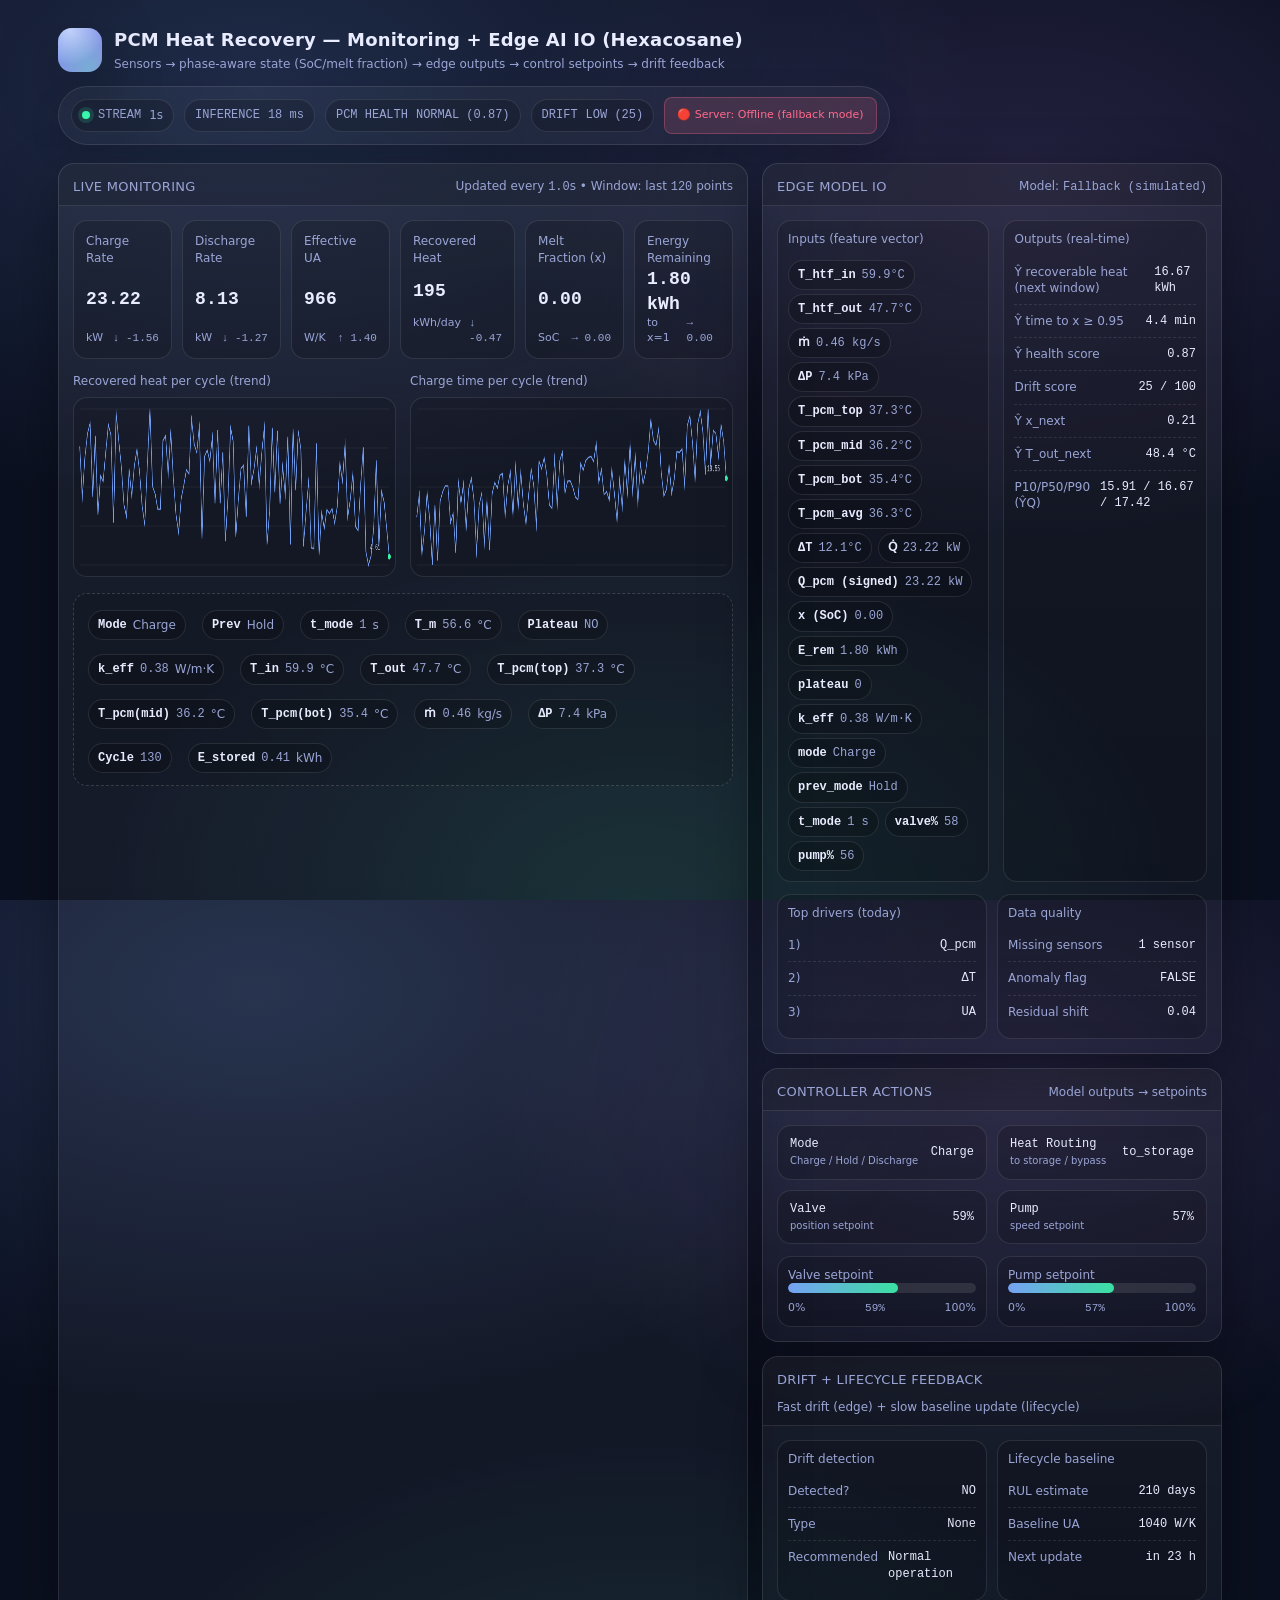
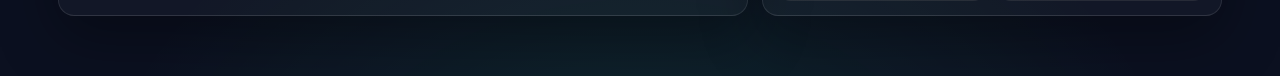
<file: web2_with_ml.html>
<!doctype html>
<html lang="en">
<head>
  <meta charset="utf-8" />
  <meta name="viewport" content="width=device-width,initial-scale=1" />
  <title>PCM Heat Recovery — Monitoring + Edge AI IO (Hexacosane)</title>
  <style>
    :root{
      --bg:#0b1020;
      --panel:#0f1733;
      --text:#e9ecff;
      --muted:#9aa5d6;
      --line:rgba(255,255,255,.10);
      --ok:#3cffb2;
      --warn:#ffd36a;
      --bad:#ff6a8b;
      --shadow:0 20px 60px rgba(0,0,0,.35);
      --radius:16px;
      --mono: ui-monospace, SFMono-Regular, Menlo, Monaco, Consolas, "Liberation Mono","Courier New", monospace;
      --sans: ui-sans-serif, system-ui, -apple-system, Segoe UI, Roboto, "Helvetica Neue", Arial, "Noto Sans", "Apple Color Emoji","Segoe UI Emoji";
    }
    *{box-sizing:border-box}
    html,body{height:100%}
    body{
      margin:0;
      font-family:var(--sans);
      background: radial-gradient(1200px 700px at 20% 10%, rgba(122,167,255,.18), transparent 60%),
                  radial-gradient(900px 600px at 80% 20%, rgba(181,139,255,.14), transparent 60%),
                  radial-gradient(900px 600px at 50% 100%, rgba(60,255,178,.10), transparent 60%),
                  var(--bg);
      color:var(--text);
      line-height:1.35;
    }
    .wrap{max-width:1200px;margin:0 auto;padding:28px 18px 60px}
    .topbar{
      display:flex;align-items:center;justify-content:space-between;gap:14px;flex-wrap:wrap;
      margin-bottom:18px;
    }
    .brand{display:flex;align-items:center;gap:12px}
    .logo{
      width:44px;height:44px;border-radius:14px;
      background: linear-gradient(145deg, rgba(122,167,255,.95), rgba(181,139,255,.85));
      box-shadow: var(--shadow);
      position:relative;overflow:hidden;
    }
    .logo:before{
      content:"";
      position:absolute;inset:-40%;
      background: radial-gradient(circle at 30% 30%, rgba(255,255,255,.55), transparent 45%),
                  radial-gradient(circle at 70% 70%, rgba(60,255,178,.35), transparent 55%);
      transform:rotate(18deg);
    }
    h1{margin:0;font-size:18px;letter-spacing:.2px}
    .subtitle{margin-top:3px;color:var(--muted);font-size:12px}
    .statusRow{
      display:flex;gap:10px;align-items:center;flex-wrap:wrap;
      background: rgba(255,255,255,.04);
      border:1px solid var(--line);
      border-radius:999px;
      padding:10px 12px;
      box-shadow: 0 10px 30px rgba(0,0,0,.15);
    }
    .pill{
      display:flex;align-items:center;gap:8px;
      padding:7px 10px;border-radius:999px;
      border:1px solid var(--line);
      background: rgba(0,0,0,.18);
      font-size:12px;color:var(--muted);
      white-space:nowrap;
    }
    .dot{width:8px;height:8px;border-radius:999px;background:var(--ok);box-shadow:0 0 0 4px rgba(60,255,178,.15)}
    .dot.warn{background:var(--warn);box-shadow:0 0 0 4px rgba(255,211,106,.15)}
    .dot.bad{background:var(--bad);box-shadow:0 0 0 4px rgba(255,106,139,.16)}
    .mono{font-family:var(--mono)}
    .grid{display:grid;grid-template-columns:1.2fr .8fr;gap:14px}
    @media (max-width:980px){.grid{grid-template-columns:1fr}}
    .card{
      border:1px solid var(--line);
      background: linear-gradient(180deg, rgba(255,255,255,.06), rgba(255,255,255,.03));
      border-radius: var(--radius);
      box-shadow: var(--shadow);
      overflow:hidden;
    }
    .cardHead{
      padding:14px 14px 10px;
      display:flex;justify-content:space-between;align-items:flex-end;gap:10px;flex-wrap:wrap;
      border-bottom:1px solid var(--line);
      background: rgba(0,0,0,.14);
    }
    .cardTitle{
      font-size:13px;color:var(--muted);letter-spacing:.3px;text-transform:uppercase;
    }
    .cardBody{padding:14px}
    .kpis{
      display:grid;
      grid-template-columns:repeat(6,1fr);
      gap:10px;
    }
    @media (max-width:1100px){
      .kpis{grid-template-columns:repeat(3,1fr)}
    }
    @media (max-width:560px){
      .kpis{grid-template-columns:repeat(2,1fr)}
    }
    .kpi{
      border:1px solid var(--line);
      background: rgba(0,0,0,.16);
      border-radius:14px;
      padding:12px;
      min-height:78px;
      display:flex;flex-direction:column;justify-content:space-between;
    }
    .kpi .label{font-size:12px;color:var(--muted)}
    .kpi .value{font-size:18px;font-weight:700;letter-spacing:.2px}
    .kpi .meta{font-size:11px;color:var(--muted);display:flex;justify-content:space-between;gap:8px}
    .row2{display:grid;grid-template-columns:1fr 1fr;gap:14px;margin-top:14px}
    @media (max-width:980px){.row2{grid-template-columns:1fr}}
    .rightCol{display:grid;gap:14px}
    .ioGrid{display:grid;grid-template-columns:1fr 1fr;gap:14px}
    @media (max-width:980px){.ioGrid{grid-template-columns:1fr}}
    .tag{
      display:inline-flex;align-items:center;gap:6px;
      padding:6px 9px;border-radius:999px;
      border:1px solid rgba(255,255,255,.10);
      background: rgba(0,0,0,.18);
      color:var(--muted);
      font-size:12px;
      margin:4px 6px 0 0;
      white-space:nowrap;
    }
    .tag b{color:var(--text);font-weight:700}
    .barWrap{
      border:1px solid rgba(255,255,255,.10);
      background: rgba(0,0,0,.16);
      border-radius:14px;
      padding:10px;
    }
    .mini{font-size:12px;color:var(--muted)}
    .kv{
      display:flex;justify-content:space-between;gap:10px;
      padding:8px 0;border-bottom:1px dashed rgba(255,255,255,.10);
      font-size:12px;
    }
    .kv:last-child{border-bottom:none}
    .kv .k{color:var(--muted)}
    .kv .v{font-family:var(--mono)}
    .actions{display:grid;grid-template-columns:repeat(2,1fr);gap:10px}
    .btn{
      display:flex;align-items:center;justify-content:space-between;gap:10px;
      padding:10px 12px;
      border-radius:14px;
      border:1px solid var(--line);
      background: rgba(0,0,0,.18);
      color:var(--text);
      font-size:12px;
      cursor:pointer;
      user-select:none;
      transition: transform .08s ease, border-color .08s ease, background .08s ease;
    }
    .btn:hover{transform: translateY(-1px); border-color: rgba(255,255,255,.16); background: rgba(255,255,255,.04)}
    .btn small{color:var(--muted)}
    .split{display:grid;grid-template-columns:1fr 1fr;gap:10px}
    .bar{
      height:10px;border-radius:999px;
      background: rgba(255,255,255,.10);
      overflow:hidden;
      position:relative;
    }
    .bar > i{
      display:block;height:100%;
      width:50%;
      background: linear-gradient(90deg, rgba(122,167,255,.95), rgba(60,255,178,.85));
      border-radius:999px;
    }
    .barMeta{
      display:flex;justify-content:space-between;gap:8px;
      margin-top:8px;
      font-size:11px;color:var(--muted);
    }
    canvas{
      width:100%;
      height:180px;
      display:block;
      border-radius:14px;
      border:1px solid rgba(255,255,255,.10);
      background: rgba(0,0,0,.14);
    }
    .footerNote{
      margin-top:16px;color:rgba(233,236,255,.75);font-size:12px;
      border:1px dashed rgba(255,255,255,.16);
      background: rgba(0,0,0,.10);
      padding:12px 14px;border-radius:14px;
    }
    .serverStatus {
      padding: 10px 12px;
      border-radius: 8px;
      border: 1px solid var(--line);
      background: rgba(0,0,0,.18);
      font-size: 11px;
      color: var(--muted);
    }
    .serverStatus.offline { background: rgba(255,106,139,.15); border-color: rgba(255,106,139,.3); color: var(--bad); }
    .serverStatus.online { background: rgba(60,255,178,.15); border-color: rgba(60,255,178,.3); color: var(--ok); }
  </style>
</head>
<body>
  <div class="wrap">

    <div class="topbar">
      <div class="brand">
        <div class="logo" aria-hidden="true"></div>
        <div>
          <h1>PCM Heat Recovery — Monitoring + Edge AI IO (Hexacosane)</h1>
          <div class="subtitle">Sensors → phase-aware state (SoC/melt fraction) → edge outputs → control setpoints → drift feedback</div>
        </div>
      </div>

      <div class="statusRow" role="status" aria-live="polite">
        <div class="pill"><span id="hbDot" class="dot"></span><span class="mono">STREAM</span> <span id="hbText">1s</span></div>
        <div class="pill"><span class="mono">INFERENCE</span> <span id="latency" class="mono">—</span></div>
        <div class="pill"><span class="mono">PCM HEALTH</span> <span id="healthLabel" class="mono">—</span></div>
        <div class="pill"><span class="mono">DRIFT</span> <span id="driftLabel" class="mono">—</span></div>
        <div id="serverStatusPill" class="serverStatus offline">🔴 Server: Offline</div>
      </div>
    </div>

    <div class="grid">

      <!-- LEFT -->
      <div class="card">
        <div class="cardHead">
          <div><div class="cardTitle">Live Monitoring</div></div>
          <div class="mini">Updated every <span class="mono" id="tick">1.0</span>s • Window: last <span class="mono" id="windowN">120</span> points</div>
        </div>

        <div class="cardBody">
          <div class="kpis">
            <div class="kpi">
              <div class="label">Charge Rate</div>
              <div class="value"><span id="chargeRate" class="mono">—</span></div>
              <div class="meta"><span>kW</span><span id="chargeTrend" class="mono">—</span></div>
            </div>
            <div class="kpi">
              <div class="label">Discharge Rate</div>
              <div class="value"><span id="dischargeRate" class="mono">—</span></div>
              <div class="meta"><span>kW</span><span id="dischargeTrend" class="mono">—</span></div>
            </div>
            <div class="kpi">
              <div class="label">Effective UA</div>
              <div class="value"><span id="ua" class="mono">—</span></div>
              <div class="meta"><span>W/K</span><span id="uaTrend" class="mono">—</span></div>
            </div>
            <div class="kpi">
              <div class="label">Recovered Heat</div>
              <div class="value"><span id="recovered" class="mono">—</span></div>
              <div class="meta"><span>kWh/day</span><span id="recTrend" class="mono">—</span></div>
            </div>
            <div class="kpi">
              <div class="label">Melt Fraction (x)</div>
              <div class="value"><span id="meltFrac" class="mono">—</span></div>
              <div class="meta"><span>SoC</span><span id="xTrend" class="mono">—</span></div>
            </div>
            <div class="kpi">
              <div class="label">Energy Remaining</div>
              <div class="value"><span id="Erem" class="mono">—</span></div>
              <div class="meta"><span>to x=1</span><span id="EremTrend" class="mono">—</span></div>
            </div>
          </div>

          <div class="row2">
            <div>
              <div class="mini" style="margin-bottom:8px;">Recovered heat per cycle (trend)</div>
              <canvas id="chartRecovered" width="900" height="260"></canvas>
            </div>
            <div>
              <div class="mini" style="margin-bottom:8px;">Charge time per cycle (trend)</div>
              <canvas id="chartChargeTime" width="900" height="260"></canvas>
            </div>
          </div>

          <div class="footerNote">
            <div style="display:flex;gap:10px;flex-wrap:wrap;align-items:center;">
              <span class="tag"><b class="mono">Mode</b> <span id="mode">Charge</span></span>
              <span class="tag"><b class="mono">Prev</b> <span id="prevMode">—</span></span>
              <span class="tag"><b class="mono">t_mode</b> <span id="timeInMode" class="mono">—</span>s</span>

              <span class="tag"><b class="mono">T_m</b> <span id="Tm" class="mono">56.6</span>°C</span>
              <span class="tag"><b class="mono">Plateau</b> <span id="plateau" class="mono">—</span></span>
              <span class="tag"><b class="mono">k_eff</b> <span id="keff" class="mono">—</span> W/m·K</span>

              <span class="tag"><b class="mono">T_in</b> <span id="Tin" class="mono">—</span>°C</span>
              <span class="tag"><b class="mono">T_out</b> <span id="Tout" class="mono">—</span>°C</span>
              <span class="tag"><b class="mono">T_pcm(top)</b> <span id="TpcmTop" class="mono">—</span>°C</span>
              <span class="tag"><b class="mono">T_pcm(mid)</b> <span id="TpcmMid" class="mono">—</span>°C</span>
              <span class="tag"><b class="mono">T_pcm(bot)</b> <span id="TpcmBot" class="mono">—</span>°C</span>
              <span class="tag"><b class="mono">ṁ</b> <span id="flow" class="mono">—</span> kg/s</span>
              <span class="tag"><b class="mono">ΔP</b> <span id="dp" class="mono">—</span> kPa</span>
              <span class="tag"><b class="mono">Cycle</b> <span id="cycle" class="mono">—</span></span>
              <span class="tag"><b class="mono">E_stored</b> <span id="Estored" class="mono">—</span> kWh</span>
            </div>
          </div>
        </div>
      </div>

      <!-- RIGHT -->
      <div class="rightCol">

        <div class="card">
          <div class="cardHead">
            <div class="cardTitle">Edge Model IO</div>
            <div class="mini">Model: <span class="mono" id="modelName">Loading...</span></div>
          </div>

          <div class="cardBody">
            <div class="ioGrid">
              <div class="barWrap">
                <div class="mini" style="margin-bottom:8px;">Inputs (feature vector)</div>
                <div id="featureTags"></div>
              </div>

              <div class="barWrap">
                <div class="mini" style="margin-bottom:8px;">Outputs (real-time)</div>
                <div class="kv"><span class="k">Ŷ recoverable heat (next window)</span><span id="yQ" class="v">—</span></div>
                <div class="kv"><span class="k">Ŷ time to x ≥ 0.95</span><span id="yTcharge" class="v">—</span></div>
                <div class="kv"><span class="k">Ŷ health score</span><span id="yHealth" class="v">—</span></div>
                <div class="kv"><span class="k">Drift score</span><span id="driftScore" class="v">—</span></div>
                <div class="kv"><span class="k">Ŷ x_next</span><span id="xNext" class="v">—</span></div>
                <div class="kv"><span class="k">Ŷ T_out_next</span><span id="ToutNext" class="v">—</span></div>
                <div class="kv"><span class="k">P10/P50/P90 (ŶQ)</span><span id="qBands" class="v">—</span></div>
              </div>
            </div>

            <div style="margin-top:12px" class="split">
              <div class="barWrap">
                <div class="mini" style="margin-bottom:8px;">Top drivers (today)</div>
                <div class="kv"><span class="k">1)</span><span id="imp1" class="v">—</span></div>
                <div class="kv"><span class="k">2)</span><span id="imp2" class="v">—</span></div>
                <div class="kv"><span class="k">3)</span><span id="imp3" class="v">—</span></div>
              </div>
              <div class="barWrap">
                <div class="mini" style="margin-bottom:8px;">Data quality</div>
                <div class="kv"><span class="k">Missing sensors</span><span id="missing" class="v">—</span></div>
                <div class="kv"><span class="k">Anomaly flag</span><span id="anomaly" class="v">—</span></div>
                <div class="kv"><span class="k">Residual shift</span><span id="resShift" class="v">—</span></div>
              </div>
            </div>
          </div>
        </div>

        <div class="card">
          <div class="cardHead">
            <div class="cardTitle">Controller Actions</div>
            <div class="mini">Model outputs → setpoints</div>
          </div>
          <div class="cardBody">
            <div class="actions">
              <div class="btn" id="btnMode">
                <div><div class="mono">Mode</div><small>Charge / Hold / Discharge</small></div>
                <div class="mono" id="modeBtnVal">Charge</div>
              </div>
              <div class="btn" id="btnRoute">
                <div><div class="mono">Heat Routing</div><small>to storage / bypass</small></div>
                <div class="mono" id="routeVal">to_storage</div>
              </div>
              <div class="btn" id="btnValve">
                <div><div class="mono">Valve</div><small>position setpoint</small></div>
                <div class="mono" id="valveVal">—</div>
              </div>
              <div class="btn" id="btnPump">
                <div><div class="mono">Pump</div><small>speed setpoint</small></div>
                <div class="mono" id="pumpVal">—</div>
              </div>
            </div>

            <div style="margin-top:12px" class="split">
              <div class="barWrap">
                <div class="mini">Valve setpoint</div>
                <div class="bar" aria-label="Valve setpoint"><i id="valveBar"></i></div>
                <div class="barMeta"><span>0%</span><span class="mono" id="valvePct">—</span><span>100%</span></div>
              </div>
              <div class="barWrap">
                <div class="mini">Pump setpoint</div>
                <div class="bar" aria-label="Pump setpoint"><i id="pumpBar"></i></div>
                <div class="barMeta"><span>0%</span><span class="mono" id="pumpPct">—</span><span>100%</span></div>
              </div>
            </div>
          </div>
        </div>

        <div class="card">
          <div class="cardHead">
            <div class="cardTitle">Drift + Lifecycle Feedback</div>
            <div class="mini">Fast drift (edge) + slow baseline update (lifecycle)</div>
          </div>
          <div class="cardBody">
            <div class="split">
              <div class="barWrap">
                <div class="mini" style="margin-bottom:8px;">Drift detection</div>
                <div class="kv"><span class="k">Detected?</span><span id="driftYesNo" class="v">—</span></div>
                <div class="kv"><span class="k">Type</span><span id="driftType" class="v">—</span></div>
                <div class="kv"><span class="k">Recommended</span><span id="driftRec" class="v">—</span></div>
              </div>
              <div class="barWrap">
                <div class="mini" style="margin-bottom:8px;">Lifecycle baseline</div>
                <div class="kv"><span class="k">RUL estimate</span><span id="rul" class="v">—</span></div>
                <div class="kv"><span class="k">Baseline UA</span><span id="uaBase" class="v">—</span></div>
                <div class="kv"><span class="k">Next update</span><span id="nextUpdate" class="v">—</span></div>
              </div>
            </div>
          </div>
        </div>

      </div>

    </div>
  </div>

  <script>
    const $ = (id) => document.getElementById(id);
    const clamp = (x,a,b)=>Math.max(a,Math.min(b,x));
    const fmt = (x, d=2) => (Number.isFinite(x) ? x.toFixed(d) : "—");
    const pick = (arr)=>arr[Math.floor(Math.random()*arr.length)];

    // =========================================================================
    // ML SERVER CONFIGURATION
    // =========================================================================
    const ML_SERVER = {
      url: 'http://localhost:8000',
      endpoint: '/predict',
      timeout: 5000,
      online: false,
      modelName: 'Unknown'
    };

    let FEATURE_ORDER = null;

    async function loadFeatureOrder(){
      const r = await fetch(`${ML_SERVER.url}/config`);
      if(!r.ok) throw new Error(`Config HTTP ${r.status}`);
      const cfg = await r.json();
      FEATURE_ORDER = cfg.feature_names;
      return FEATURE_ORDER;
    }

    function normalizeNamedFeatures(named){
      return { ...named };
    }

    function buildOrderedArrayFromNamed(named){
      if(!FEATURE_ORDER) throw new Error("FEATURE_ORDER not loaded");
      const clean = normalizeNamedFeatures(named);
      const missing = FEATURE_ORDER.filter(k => clean[k] === undefined || clean[k] === null);
      if(missing.length){
        throw new Error(`Missing features: ${missing.join(", ")}`);
      }
      return FEATURE_ORDER.map(k => Number(clean[k]));
    }

    // =========================================================================
    // HEXACOSANE CONSTANTS & STATE
    // =========================================================================
    const PCM = {
      Tm_C: 56.6,
      L_kJkg: 166.6,
      Cp_s_kJkgK: 1.80,
      Cp_l_kJkgK: 2.37,
      rho_kgm3: 779,
      k_s: 0.38,
      k_l: 0.26,
      Tref_C: 25.0
    };

    const PCM_VOLUME_M3 = 0.05;
    const PCM_MASS_KG = PCM_VOLUME_M3 * PCM.rho_kgm3;

    let E_stored_kJ = 0;
    let lastPrediction = null;

    const N = 120;
    const bufRecovered = [];
    const bufChargeTime = [];
    const bufX = [];
    const bufErem = [];
    const WINDOW_SEC = 60;

    const state = {
      t: 0,
      dt: 1.0,
      cycle: 128,
      mode: "Charge",
      prevMode: "Charge",
      timeInMode: 0,
      route: "to_storage",

      // raw sensors
      Tin: 52,
      Tout: 44,
      flow: 0.42,
      dp: 7.2,

      TpcmTop: 47,
      TpcmMid: 47,
      TpcmBot: 47,

      // monitoring
      chargeRate: 18,
      dischargeRate: 14,
      UA: 980,
      recoveredDay: 142,
      chargeTime: 21.5,
      recPerCycle: 4.2,

      // lifecycle
      UA_base: 1040,
      RUL_days: 210,

      // control
      valve: 62,
      pump: 58
    };

    let degradation = 0.0;

    // =========================================================================
    // PROCESS SIMULATION
    // =========================================================================
    function stepProcess(){
      state.t += state.dt;
      state.timeInMode += state.dt;

      if(state.t % 60 === 0){
        state.prevMode = state.mode;
        state.mode = pick(["Charge","Charge","Charge","Hold","Discharge"]);
        state.route = (state.mode==="Hold") ? "bypass" : "to_storage";
        state.timeInMode = 0;
        state.cycle += 1;
      }

      degradation += 0.0008 + (Math.random()<0.02 ? 0.01 : 0);
      degradation = clamp(degradation, 0, 0.85);

      const ambient = 28 + 1.2*Math.sin(state.t/90);
      const load = 0.6 + 0.25*Math.sin(state.t/40) + 0.08*(Math.random()-0.5);

      state.flow = clamp(0.35 + 0.15*load + 0.03*(Math.random()-0.5), 0.2, 0.75);
      state.dp = clamp(6.5 + 9.0*degradation + 2.0*(Math.random()-0.5), 4, 22);

      const UA_true = clamp(state.UA_base*(1 - 0.55*degradation) + 30*(Math.random()-0.5), 320, 1200);
      state.UA = UA_true;

      const heatIn = 55 + 7*load;
      const effectiveness = clamp((UA_true/1200) * (0.55 + 0.35*(state.flow/0.7)), 0.15, 0.92);

      state.Tin  = clamp(heatIn + 0.7*(Math.random()-0.5), 35, 72);
      state.Tout = clamp(state.Tin - (6 + 10*effectiveness) + 0.8*(Math.random()-0.5), 20, state.Tin-0.3);

      const targetTop = (state.mode==="Charge") ? (state.Tin - 1.2) :
                        (state.mode==="Discharge") ? (state.Tout + 2.0) :
                        ambient;

      const targetBot = (state.mode==="Charge") ? (state.Tin - 3.2) :
                        (state.mode==="Discharge") ? (state.Tout + 3.0) :
                        ambient;

      const targetMid = 0.5*(targetTop + targetBot);
      const strat = 0.10 + 0.06*(Math.random());

      state.TpcmTop = clamp(state.TpcmTop + strat*(targetTop - state.TpcmTop) + 0.10*(Math.random()-0.5), ambient, 65);
      state.TpcmMid = clamp(state.TpcmMid + (strat*0.9)*(targetMid - state.TpcmMid) + 0.10*(Math.random()-0.5), ambient, 65);
      state.TpcmBot = clamp(state.TpcmBot + (strat*0.8)*(targetBot - state.TpcmBot) + 0.10*(Math.random()-0.5), ambient, 65);

      const dT = state.Tin - state.Tout;
      const Qdot = state.flow * 4.18 * dT;
      const modeSign = (state.mode==="Charge") ? +1 : (state.mode==="Discharge") ? -1 : 0;
      const Qpcm_kW = modeSign * Qdot * (state.route==="to_storage" ? 1 : 0.15);
      const Qloss_kW = 0.00008 * E_stored_kJ;

      E_stored_kJ += (Qpcm_kW - Qloss_kW) * state.dt;
      E_stored_kJ = Math.max(0, E_stored_kJ);

      const Esens_s_kJ = PCM_MASS_KG * PCM.Cp_s_kJkgK * (PCM.Tm_C - PCM.Tref_C);
      const Efull_kJ = Esens_s_kJ + PCM_MASS_KG * PCM.L_kJkg;
      E_stored_kJ = clamp(E_stored_kJ, 0, Efull_kJ);

      const chargeBias = (state.mode==="Charge") ? 1 : (state.mode==="Discharge") ? 0.65 : 0.15;
      state.chargeRate = clamp(Qdot * chargeBias, 0, 40);
      state.dischargeRate = clamp(Qdot * (state.mode==="Discharge" ? 1 : 0.35), 0, 40);

      state.chargeTime = clamp(18 + 18*degradation + 2.5*(Math.random()-0.5), 12, 60);
      state.recPerCycle = clamp(5.1*(1 - 0.35*degradation) + 0.6*(Math.random()-0.5), 1.0, 6.0);
      state.recoveredDay = clamp(120 + 70*(1 - 0.25*degradation) + 8*Math.sin(state.t/75), 60, 220);

      bufRecovered.push(state.recPerCycle);
      bufChargeTime.push(state.chargeTime);
      if(bufRecovered.length > N) bufRecovered.shift();
      if(bufChargeTime.length > N) bufChargeTime.shift();

      let x = (E_stored_kJ - Esens_s_kJ) / (PCM_MASS_KG * PCM.L_kJkg);
      x = clamp(x, 0, 1);

      const Erem_kJ = PCM_MASS_KG * PCM.L_kJkg * (1 - x);
      const Erem_kWh = Erem_kJ / 3600;

      bufX.push(x);
      bufErem.push(Erem_kWh);
      if(bufX.length > N) bufX.shift();
      if(bufErem.length > N) bufErem.shift();
    }

    // =========================================================================
    // BUILD FEATURE VECTOR (NAMED)
    // =========================================================================
    function buildFeatureVector(){
      const TpcmAvg = (state.TpcmTop + state.TpcmMid + state.TpcmBot) / 3;
      const dT = state.Tin - state.Tout;
      const Qdot = state.flow * 4.18 * dT;
      const modeSign = (state.mode==="Charge") ? +1 : (state.mode==="Discharge") ? -1 : 0;
      const Qpcm_kW = modeSign * Qdot * (state.route==="to_storage" ? 1 : 0.15);

      const Esens_s_kJ = PCM_MASS_KG * PCM.Cp_s_kJkgK * (PCM.Tm_C - PCM.Tref_C);
      let x = (E_stored_kJ - Esens_s_kJ) / (PCM_MASS_KG * PCM.L_kJkg);
      x = clamp(x, 0, 1);

      const Erem_kJ = PCM_MASS_KG * PCM.L_kJkg * (1 - x);
      const Erem_kWh = Erem_kJ / 3600;

      const plateauFlag = Math.abs(TpcmAvg - PCM.Tm_C) < 0.6 ? 1.0 : 0.0;
      const keff = x*PCM.k_l + (1-x)*PCM.k_s;

      // NOTE: Qdot_lag* here are still mocky because original sim doesn't store Qdot history.
      // If you want them physically correct, add a bufQdot[] and use it.
      const features = {
        Tin: state.Tin,
        Tout: state.Tout,
        mdot: state.flow,
        dp: state.dp,
        Tpcm_top: state.TpcmTop,
        Tpcm_mid: state.TpcmMid,
        Tpcm_bot: state.TpcmBot,
        Tpcm_avg: TpcmAvg,
        dT: dT,
        Qdot: Qdot,
        Qpcm_signed: Qpcm_kW,
        melt_fraction_x: x,
        Erem_kWh: Erem_kWh,
        plateauFlag: plateauFlag,
        keff: keff,
        mode_charge: (state.mode === "Charge") ? 1.0 : 0.0,
        mode_discharge: (state.mode === "Discharge") ? 1.0 : 0.0,
        mode_hold: (state.mode === "Hold") ? 1.0 : 0.0,
        prevMode_charge: (state.prevMode === "Charge") ? 1.0 : 0.0,
        prevMode_discharge: (state.prevMode === "Discharge") ? 1.0 : 0.0,
        prevMode_hold: (state.prevMode === "Hold") ? 1.0 : 0.0,
        timeInMode: state.timeInMode,
        valvePct: state.valve,
        pumpPct: state.pump,
        bypassFrac: (state.route === "bypass") ? 0.9 : 0.1,
        Qdot_lag1: bufRecovered.length >= 1 ? bufRecovered[bufRecovered.length-1]*0.5 : 0,
        Qdot_lag2: bufRecovered.length >= 2 ? bufRecovered[bufRecovered.length-2]*0.5 : 0,
        Qdot_lag3: bufRecovered.length >= 3 ? bufRecovered[bufRecovered.length-3]*0.5 : 0,
        melt_fraction_x_lag1: bufX.length >= 1 ? bufX[bufX.length-1] : 0,
        melt_fraction_x_lag2: bufX.length >= 2 ? bufX[bufX.length-2] : 0,
        melt_fraction_x_lag3: bufX.length >= 3 ? bufX[bufX.length-3] : 0,
        Tin_lag1: state.Tin + (Math.random()-0.5)*0.5,
        Tin_lag2: state.Tin + (Math.random()-0.5)*1.0,
        Tin_lag3: state.Tin + (Math.random()-0.5)*1.5,
        TpcmAvg_lag1: TpcmAvg + (Math.random()-0.5)*0.3,
        TpcmAvg_lag2: TpcmAvg + (Math.random()-0.5)*0.6,
        TpcmAvg_lag3: TpcmAvg + (Math.random()-0.5)*0.9,
      };

      return features;
    }

    // =========================================================================
    // SERVER CALLS
    // =========================================================================
    async function callMLServer(){
      if(!ML_SERVER.online) return null;

      try {
        if(!FEATURE_ORDER) await loadFeatureOrder();

        const named = buildFeatureVector();
        const ordered = buildOrderedArrayFromNamed(named);

        const response = await Promise.race([
          fetch(`${ML_SERVER.url}${ML_SERVER.endpoint}`, {
            method: 'POST',
            headers: { 'Content-Type': 'application/json' },
            body: JSON.stringify({ features: ordered })
          }),
          new Promise((_, reject) => setTimeout(() => reject(new Error('Timeout')), ML_SERVER.timeout))
        ]);

        if(!response.ok) throw new Error(`HTTP ${response.status}`);
        return await response.json();

      } catch(err) {
        console.warn('ML Server error:', err.message);
        return null;
      }
    }

    async function checkServerHealth(){
      try {
        const response = await Promise.race([
          fetch(`${ML_SERVER.url}/health`),
          new Promise((_, reject) => setTimeout(() => reject(new Error('Timeout')), 2000))
        ]);

        if(response.ok) {
          const data = await response.json();
          ML_SERVER.online = true;
          ML_SERVER.modelName = data.model_type || 'RandomForest';
          updateServerStatus(true);
          return true;
        }
      } catch(err) {
        ML_SERVER.online = false;
        updateServerStatus(false);
      }
      return false;
    }

    function updateServerStatus(online){
      const pill = $("serverStatusPill");
      const modelEl = $("modelName");

      if(online) {
        pill.className = "serverStatus online";
        pill.textContent = `🟢 Server: Online (${ML_SERVER.modelName})`;
        modelEl.textContent = ML_SERVER.modelName;
      } else {
        pill.className = "serverStatus offline";
        pill.textContent = "🔴 Server: Offline (fallback mode)";
        modelEl.textContent = "Fallback (simulated)";
      }
    }

    // =========================================================================
    // EDGE MODEL FALLBACK (LOCAL)
    // =========================================================================
    function edgeModelInferLocal(){
      const dT = state.Tin - state.Tout;
      const Qdot = state.flow * 4.18 * dT;
      const modeSign = (state.mode==="Charge") ? +1 : (state.mode==="Discharge") ? -1 : 0;
      const Qpcm_kW = modeSign * Qdot * (state.route==="to_storage" ? 1 : 0.15);

      const Esens_s_kJ = PCM_MASS_KG * PCM.Cp_s_kJkgK * (PCM.Tm_C - PCM.Tref_C);
      let x = (E_stored_kJ - Esens_s_kJ) / (PCM_MASS_KG * PCM.L_kJkg);
      x = clamp(x, 0, 1);

      const Erem_kJ = PCM_MASS_KG * PCM.L_kJkg * (1 - x);
      const Erem_kWh = Erem_kJ / 3600;

      const TpcmAvg = (state.TpcmTop + state.TpcmMid + state.TpcmBot) / 3;
      const plateauFlag = Math.abs(TpcmAvg - PCM.Tm_C) < 0.6;
      const keff = x*PCM.k_l + (1-x)*PCM.k_s;

      const w = Math.min(60, bufChargeTime.length);
      const avgChargeTime = bufChargeTime.slice(-w).reduce((a,b)=>a+b,0) / Math.max(1,w);
      const avgRec = bufRecovered.slice(-w).reduce((a,b)=>a+b,0) / Math.max(1,w);

      const yQ = clamp(0.50*Math.max(Qpcm_kW,0) + 0.75*avgRec + 0.02*(state.UA/10) - 3.8*degradation, 0, 30);

      const target = 0.95;
      const xGap = Math.max(0, target - x);
      const chargePower_kW = Math.max(Qpcm_kW, 0.05);
      const kWhNeeded = (PCM_MASS_KG * PCM.L_kJkg * xGap) / 3600;
      const yTcharge_min = clamp((kWhNeeded / chargePower_kW) * 60, 0, 240);

      const yHealth = clamp(1.02 - 0.9*degradation - (state.dp-6)/80, 0.05, 0.99);

      const sigma = clamp((1 - yHealth) * 3.0 + (plateauFlag ? 0.8 : 0.2), 0.4, 4.0);
      const p10 = clamp(yQ - 1.28*sigma, 0, 30);
      const p50 = yQ;
      const p90 = clamp(yQ + 1.28*sigma, 0, 30);

      const residualShift = clamp((avgChargeTime - 22)/25 + (state.UA_base - state.UA)/600, -0.4, 1.4);
      const driftScore = clamp(100*(0.15 + 0.65*degradation + 0.20*clamp(residualShift,0,1)), 0, 100);

      const driftDetected = driftScore > 55;
      let driftType = "None";
      if(driftDetected) driftType = (state.dp > 14) ? "Fouling-like" : "Degradation-like";

      let rec = "Normal operation";
      if(driftScore > 55 && driftScore <= 75) rec = "Self-adjust: soften charge rate";
      if(driftScore > 75) rec = "Inspect + clean / service soon";

      const dxdt = Qpcm_kW / (PCM_MASS_KG * PCM.L_kJkg);
      const x_next = clamp(x + dxdt * WINDOW_SEC, 0, 1);
      const Tout_next = clamp(state.Tout + 0.35*(state.Tin - state.Tout)*(state.route==="to_storage" ? 0.15 : 0.05) + (Math.random()-0.5)*0.3, 10, 80);

      const missing = Math.random() < 0.03 ? 1 : 0;
      const anomaly = (state.dp > 18 && Math.random()<0.25) || (Math.random()<0.02);

      let valve = clamp(55 + 18*(yQ/30) - 25*(driftScore/100), 10, 95);
      let pump  = clamp(50 + 20*(yQ/30) - 18*(driftScore/100), 10, 95);

      let mode = state.mode;
      if(driftScore > 70 && state.mode==="Charge") mode = "Hold";
      if(yQ < 4 && state.mode==="Charge") mode = "Hold";
      if(state.mode==="Discharge" && yHealth < 0.25) mode = "Hold";
      if(x > 0.98 && state.mode==="Charge") mode = "Hold";
      if(x < 0.05 && state.mode==="Discharge") mode = "Hold";

      const route = (mode==="Hold" || yQ < 3.5) ? "bypass" : "to_storage";
      const latencyMs = clamp(6 + 22*Math.random() + 40*(1-yHealth), 6, 85);

      return {
        yQ, yTcharge_min, yHealth, driftScore, driftDetected, driftType, rec,
        x_next, Tout_next, p10, p50, p90,
        residualShift, missing, anomaly,
        valve, pump, mode, route, latencyMs,
        model_type: "fallback"
      };
    }

    // =========================================================================
    // CRITICAL FIX: MERGE SERVER OUTPUTS INTO LOCAL (SO UI NEVER BREAKS)
    // =========================================================================
    function mergeServerIntoLocal(serverPred){
      const local = edgeModelInferLocal();
      const qb = serverPred.qBands || {};
      return {
        ...local,
        ...serverPred,
        // normalize fields UI uses
        latencyMs: serverPred.latency_ms ?? local.latencyMs,
        p10: qb.p10 ?? local.p10,
        p50: qb.p50 ?? local.p50,
        p90: qb.p90 ?? local.p90
      };
    }

    // =========================================================================
    // RENDER FUNCTIONS
    // =========================================================================
    function setHealthStatus(yHealth){
      const el = $("healthLabel");
      const hb = $("hbDot");
      let label = "NORMAL", cls = "dot";
      if(yHealth < 0.55){ label = "WATCH"; cls = "dot warn"; }
      if(yHealth < 0.30){ label = "RISK"; cls = "dot bad"; }
      el.textContent = label + " (" + fmt(yHealth,2) + ")";
      hb.className = cls;
    }

    function setDriftStatus(driftScore){
      const el = $("driftLabel");
      let label = "LOW";
      if(driftScore > 55) label = "DETECTED";
      if(driftScore > 75) label = "HIGH";
      el.textContent = label + " (" + fmt(driftScore,0) + ")";
    }

    function pctBar(elBar, elPct, x){
      const p = clamp(x,0,100);
      elBar.style.width = p + "%";
      elPct.textContent = fmt(p,0) + "%";
    }

    function trendSymbol(series){
      if(series.length < 6) return "—";
      const a = series[series.length-1];
      const b = series[series.length-6];
      const d = a - b;
      const s = d > 0.02 ? "↑" : d < -0.02 ? "↓" : "→";
      return s + " " + fmt(d,2);
    }

    function drawLineChart(canvas, data){
      const ctx = canvas.getContext("2d");
      const w = canvas.width, h = canvas.height;
      ctx.clearRect(0,0,w,h);

      const pad = 16;
      const x0 = pad, y0 = pad, x1 = w-pad, y1 = h-pad;

      let min = Infinity, max = -Infinity;
      for(const v of data){ if(v < min) min = v; if(v > max) max = v; }
      if(!Number.isFinite(min) || !Number.isFinite(max)){ min = 0; max = 1; }
      if(max - min < 1e-6){ max = min + 1; }
      const span = max - min;

      ctx.strokeStyle = "rgba(255,255,255,0.08)";
      ctx.lineWidth = 1;
      for(let i=0;i<=4;i++){
        const y = y0 + (y1-y0)*(i/4);
        ctx.beginPath(); ctx.moveTo(x0,y); ctx.lineTo(x1,y); ctx.stroke();
      }

      ctx.strokeStyle = "rgba(122,167,255,0.95)";
      ctx.lineWidth = 2;
      ctx.beginPath();
      data.forEach((v,i)=>{
        const x = x0 + (x1-x0)*(i/Math.max(1,data.length-1));
        const y = y1 - (y1-y0)*((v-min)/span);
        if(i===0) ctx.moveTo(x,y); else ctx.lineTo(x,y);
      });
      ctx.stroke();

      const last = data[data.length-1];
      const lx = x1;
      const ly = y1 - (y1-y0)*((last-min)/span);
      ctx.fillStyle = "rgba(60,255,178,0.95)";
      ctx.beginPath(); ctx.arc(lx,ly,4,0,Math.PI*2); ctx.fill();

      ctx.fillStyle = "rgba(233,236,255,0.85)";
      ctx.font = "12px ui-monospace, Menlo, Monaco, Consolas, 'Liberation Mono', 'Courier New', monospace";
      ctx.fillText(fmt(last,2), lx-54, ly-10);
    }

    function renderFeatureTags(f){
      const entries = [
        ["T_htf_in", fmt(f.Tin,1) + "°C"],
        ["T_htf_out", fmt(f.Tout,1) + "°C"],
        ["ṁ", fmt(f.flow,2) + " kg/s"],
        ["ΔP", fmt(f.dp,1) + " kPa"],
        ["T_pcm_top", fmt(f.TpcmTop,1) + "°C"],
        ["T_pcm_mid", fmt(f.TpcmMid,1) + "°C"],
        ["T_pcm_bot", fmt(f.TpcmBot,1) + "°C"],
        ["T_pcm_avg", fmt(f.TpcmAvg,1) + "°C"],
        ["ΔT", fmt(f.dT,1) + "°C"],
        ["Q̇", fmt(f.Qdot,2) + " kW"],
        ["Q_pcm (signed)", fmt(f.Qpcm_kW,2) + " kW"],
        ["x (SoC)", fmt(f.x,2)],
        ["E_rem", fmt(f.Erem_kWh,2) + " kWh"],
        ["plateau", f.plateauFlag ? "1" : "0"],
        ["k_eff", fmt(f.keff,2) + " W/m·K"],
        ["mode", f.mode],
        ["prev_mode", f.prevMode],
        ["t_mode", fmt(f.timeInMode,0) + " s"],
        ["valve%", fmt(f.valve,0)],
        ["pump%", fmt(f.pump,0)]
      ];

      const box = $("featureTags");
      box.innerHTML = "";
      for(const [k,v] of entries){
        const tag = document.createElement("span");
        tag.className = "tag";
        tag.innerHTML = `<b class="mono">${k}</b> <span class="mono">${v}</span>`;
        box.appendChild(tag);
      }
    }

    function renderDrivers(f){
      const candidates = [
        ["x (SoC)", Math.abs(f.x-0.5)*10],
        ["Q_pcm", Math.abs(f.Qpcm_kW)],
        ["ΔT", Math.abs(f.dT)],
        ["UA", state.UA/80],
        ["ΔP", f.dp/2],
        ["plateau", f.plateauFlag ? 2 : 0],
        ["t_mode", f.timeInMode/30]
      ].sort((a,b)=>b[1]-a[1]).slice(0,3).map(x=>x[0]);

      $("imp1").textContent = candidates[0] || "—";
      $("imp2").textContent = candidates[1] || "—";
      $("imp3").textContent = candidates[2] || "—";
    }

    function renderAll(){
      $("tick").textContent = fmt(state.dt,1);
      $("windowN").textContent = String(N);
      $("hbText").textContent = state.dt.toFixed(0) + "s";

      $("Tin").textContent = fmt(state.Tin,1);
      $("Tout").textContent = fmt(state.Tout,1);
      $("TpcmTop").textContent = fmt(state.TpcmTop,1);
      $("TpcmMid").textContent = fmt(state.TpcmMid,1);
      $("TpcmBot").textContent = fmt(state.TpcmBot,1);
      $("flow").textContent = fmt(state.flow,2);
      $("dp").textContent = fmt(state.dp,1);
      $("cycle").textContent = String(state.cycle);

      $("mode").textContent = state.mode;
      $("prevMode").textContent = state.prevMode;
      $("timeInMode").textContent = fmt(state.timeInMode,0);

      $("chargeRate").textContent = fmt(state.chargeRate,2);
      $("dischargeRate").textContent = fmt(state.dischargeRate,2);
      $("ua").textContent = fmt(state.UA,0);
      $("recovered").textContent = fmt(state.recoveredDay,0);

      drawLineChart($("chartRecovered"), bufRecovered);
      drawLineChart($("chartChargeTime"), bufChargeTime);

      // Prediction (server + local merged, or local only)
      const prediction =
        (lastPrediction && lastPrediction.model_type && lastPrediction.model_type !== "fallback")
          ? mergeServerIntoLocal(lastPrediction)
          : edgeModelInferLocal();

      const TpcmAvg = (state.TpcmTop + state.TpcmMid + state.TpcmBot) / 3;
      const dT = state.Tin - state.Tout;
      const Qdot = state.flow * 4.18 * dT;
      const modeSign = (state.mode==="Charge") ? +1 : (state.mode==="Discharge") ? -1 : 0;
      const Qpcm_kW = modeSign * Qdot * (state.route==="to_storage" ? 1 : 0.15);
      const Esens_s_kJ = PCM_MASS_KG * PCM.Cp_s_kJkgK * (PCM.Tm_C - PCM.Tref_C);
      let x = (E_stored_kJ - Esens_s_kJ) / (PCM_MASS_KG * PCM.L_kJkg);
      x = clamp(x, 0, 1);
      const Erem_kJ = PCM_MASS_KG * PCM.L_kJkg * (1 - x);
      const Erem_kWh = Erem_kJ / 3600;
      const plateauFlag = Math.abs(TpcmAvg - PCM.Tm_C) < 0.6;
      const keff = x*PCM.k_l + (1-x)*PCM.k_s;

      const f = {
        Tin: state.Tin,
        Tout: state.Tout,
        flow: state.flow,
        dp: state.dp,
        TpcmTop: state.TpcmTop,
        TpcmMid: state.TpcmMid,
        TpcmBot: state.TpcmBot,
        TpcmAvg,
        dT,
        Qdot,
        Qpcm_kW,
        x,
        Erem_kWh,
        plateauFlag,
        keff,
        mode: state.mode,
        prevMode: state.prevMode,
        timeInMode: state.timeInMode,
        valve: state.valve,
        pump: state.pump
      };

      $("latency").textContent = fmt(prediction.latencyMs,0) + " ms";

      setHealthStatus(prediction.yHealth);
      setDriftStatus(prediction.driftScore);

      $("plateau").textContent = f.plateauFlag ? "YES" : "NO";
      $("keff").textContent = fmt(f.keff,2);
      $("meltFrac").textContent = fmt(f.x,2);
      $("Erem").textContent = fmt(Erem_kWh,2) + " kWh";
      $("Estored").textContent = fmt(E_stored_kJ/3600,2);

      $("chargeTrend").textContent = trendSymbol(bufRecovered.map(x=>x*3.3));
      $("dischargeTrend").textContent = trendSymbol(bufRecovered.map(x=>x*2.7));
      $("uaTrend").textContent = trendSymbol(bufChargeTime.map(x=>-x));
      $("recTrend").textContent = trendSymbol(bufRecovered);
      $("xTrend").textContent = trendSymbol(bufX);
      $("EremTrend").textContent = trendSymbol(bufErem.map(x=>-x));

      $("yQ").textContent = fmt(prediction.yQ,2) + " kWh";
      $("yTcharge").textContent = fmt(prediction.yTcharge_min,1) + " min";
      $("yHealth").textContent = fmt(prediction.yHealth,2);
      $("driftScore").textContent = fmt(prediction.driftScore,0) + " / 100";
      $("xNext").textContent = fmt(prediction.x_next,2);
      $("ToutNext").textContent = fmt(prediction.Tout_next,1) + " °C";
      $("qBands").textContent = fmt(prediction.p10,2) + " / " + fmt(prediction.p50,2) + " / " + fmt(prediction.p90,2);

      $("driftYesNo").textContent = prediction.driftDetected ? "YES" : "NO";
      $("driftType").textContent = prediction.driftType;
      $("driftRec").textContent = prediction.rec;

      $("rul").textContent = fmt(state.RUL_days,0) + " days";
      $("uaBase").textContent = fmt(state.UA_base,0) + " W/K";
      $("nextUpdate").textContent = "in " + fmt(24 - (state.t%24),0) + " h";

      $("missing").textContent = prediction.missing ? "1 sensor" : "0 sensors";
      $("anomaly").textContent = prediction.anomaly ? "TRUE" : "FALSE";
      $("resShift").textContent = fmt(prediction.residualShift,2);

      renderFeatureTags(f);
      renderDrivers(f);

      state.valve = prediction.valve;
      state.pump = prediction.pump;

      if(prediction.mode !== state.mode){
        state.prevMode = state.mode;
        state.mode = prediction.mode;
        state.timeInMode = 0;
      }
      state.route = prediction.route;

      $("modeBtnVal").textContent = state.mode;
      $("routeVal").textContent = state.route;
      $("valveVal").textContent = fmt(state.valve,0) + "%";
      $("pumpVal").textContent = fmt(state.pump,0) + "%";

      pctBar($("valveBar"), $("valvePct"), state.valve);
      pctBar($("pumpBar"), $("pumpPct"), state.pump);
    }

    // =========================================================================
    // MAIN LOOP
    // =========================================================================
    async function mainLoop(){
      stepProcess();

      const mlPrediction = await callMLServer();
      if(mlPrediction) lastPrediction = mlPrediction;

      renderAll();
    }

    // Manual controls
    $("btnMode").addEventListener("click", ()=>{
      const order = ["Charge","Hold","Discharge"];
      const i = order.indexOf(state.mode);
      state.prevMode = state.mode;
      state.mode = order[(i+1)%order.length];
      state.timeInMode = 0;
      $("modeBtnVal").textContent = state.mode;
      $("mode").textContent = state.mode;
      $("prevMode").textContent = state.prevMode;
    });
    $("btnRoute").addEventListener("click", ()=>{
      state.route = (state.route === "to_storage") ? "bypass" : "to_storage";
      $("routeVal").textContent = state.route;
    });
    $("btnValve").addEventListener("click", ()=>{
      state.valve = clamp(state.valve + 10, 0, 100);
      $("valveVal").textContent = fmt(state.valve,0) + "%";
      pctBar($("valveBar"), $("valvePct"), state.valve);
    });
    $("btnPump").addEventListener("click", ()=>{
      state.pump = clamp(state.pump + 10, 0, 100);
      $("pumpVal").textContent = fmt(state.pump,0) + "%";
      pctBar($("pumpBar"), $("pumpPct"), state.pump);
    });

    // =========================================================================
    // INITIALIZATION
    // =========================================================================
    (async function init(){
      for(let i=0;i<N;i++){
        stepProcess();
        if(bufRecovered.length > N) bufRecovered.shift();
        if(bufChargeTime.length > N) bufChargeTime.shift();
        if(bufX.length > N) bufX.shift();
        if(bufErem.length > N) bufErem.shift();
      }

      console.log("🚀 Starting PCM Dashboard + Edge AI...");
      console.log(`📡 Checking ML server at ${ML_SERVER.url}...`);
      await checkServerHealth();

      renderAll();

      console.log("✅ Dashboard ready. Running inference loop every 1s...");
      setInterval(mainLoop, 1000);
    })();
  </script>
</body>
</html>
</file>
